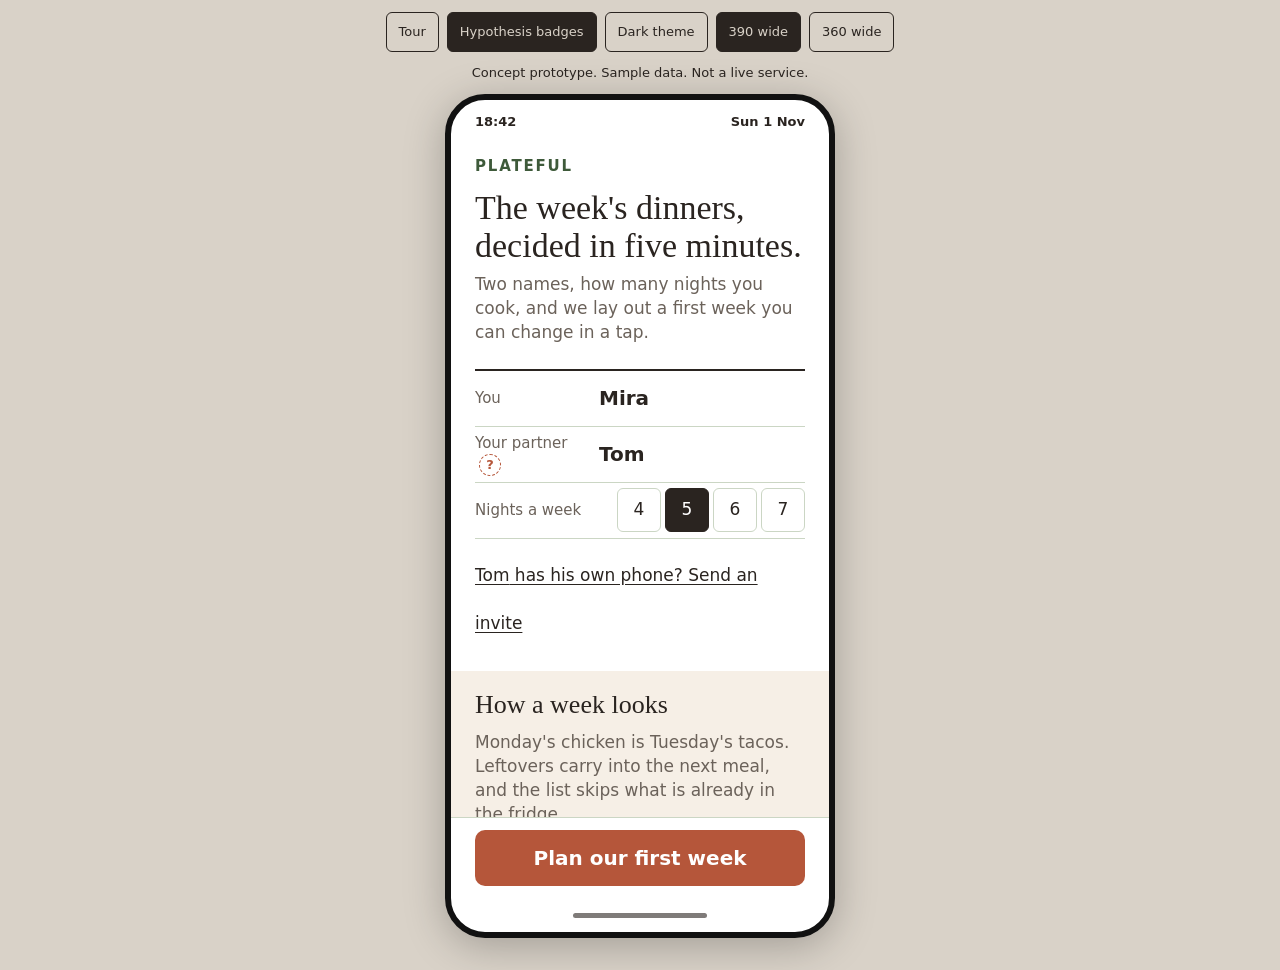
<file: examples/plateful/prototype/index.html>
<!doctype html>
<html lang="en">
<head>
<meta charset="utf-8">
<meta name="viewport" content="width=device-width, initial-scale=1">
<title>Plateful prototype</title>
<link rel="stylesheet" href="tokens.css">
<style>
/* Component CSS. Direction 02 Market ledger; every value is a token from tokens.css. */
*{box-sizing:border-box;margin:0}
html,body{height:100%}
body{font-family:var(--font-body);font-size:var(--text-m);line-height:var(--leading);color:var(--chrome-text);background:var(--chrome-bg);font-variant-numeric:tabular-nums}
:focus-visible{outline:3px solid var(--color-focus);outline-offset:2px}
button,input{font:inherit}

/* mockup chrome: do not port */
.chrome-top{display:flex;flex-wrap:wrap;gap:var(--space-2);align-items:center;justify-content:center;padding:var(--space-3);font-size:var(--text-xs)}
.chrome-top button{min-height:40px;padding:0 var(--space-3);border:1px solid var(--chrome-text);background:transparent;color:inherit;border-radius:var(--radius-s);cursor:pointer}
.chrome-top button[aria-pressed="true"]{background:var(--chrome-text);color:var(--chrome-bg)}
.concept-banner{text-align:center;font-size:var(--text-xs);color:var(--chrome-text);padding:0 var(--space-3) var(--space-3)}
.stage{display:flex;justify-content:center;align-items:flex-start;gap:var(--space-5);padding:0 var(--space-3) var(--space-6);flex-wrap:wrap}
.frame{position:relative;width:var(--frame-w);height:var(--frame-h);background:var(--color-bg);border-radius:40px;box-shadow:var(--shadow-panel);overflow:hidden;border:6px solid var(--chrome-frame);display:flex;flex-direction:column;color:var(--color-text)}
.status-bar{height:var(--status-h);flex:none;display:flex;justify-content:space-between;align-items:center;padding:0 var(--space-5);font-size:var(--text-xs);font-weight:600}
.home-indicator{height:var(--home-h);flex:none;display:flex;align-items:center;justify-content:center}
.home-indicator::after{content:"";width:134px;height:5px;border-radius:3px;background:var(--color-text);opacity:.6}
.tour-panel{width:300px;background:var(--chrome-surface);border:1px solid var(--chrome-rule);border-radius:var(--radius-l);padding:var(--space-4);font-size:var(--text-s)}
.tour-panel h2{font-size:var(--text-m);font-weight:600;display:flex;justify-content:space-between;align-items:center}
.tour-panel h2 button{min-width:44px;min-height:44px;border:0;background:transparent;color:inherit;cursor:pointer;font-size:var(--text-l)}
.tour-item{display:block;width:100%;text-align:left;min-height:44px;padding:var(--space-2) var(--space-3);margin-top:var(--space-2);border:1px solid var(--chrome-rule);background:var(--chrome-bg);color:inherit;border-radius:var(--radius-s);cursor:pointer}
.tour-step{margin-top:var(--space-4);padding-top:var(--space-3);border-top:1px solid var(--chrome-rule)}
.tour-step .flow{font-weight:600}
.tour-step .count{color:var(--chrome-text);opacity:.7;margin-left:var(--space-2)}
.tour-step p{margin-top:var(--space-2)}
.tour-step .buttons{display:flex;gap:var(--space-2);margin-top:var(--space-3)}
.tour-step .buttons button{flex:1;min-height:44px;border:1px solid var(--chrome-text);background:transparent;color:inherit;border-radius:var(--radius-s);cursor:pointer}
.tour-step .buttons button:disabled{opacity:.4;cursor:default}
.tour-target{outline:3px solid var(--color-action);outline-offset:3px;border-radius:var(--radius-s)}
/* end mockup chrome */

/* product */
#screen{flex:1;overflow-y:auto;overflow-x:hidden;scrollbar-width:none}
#screen::-webkit-scrollbar{display:none}
.screen{display:none;min-height:100%;padding:var(--space-3) var(--space-5) var(--space-5)}
.screen.is-active{display:block}
.screen.has-dock{padding-bottom:calc(var(--dock) + var(--space-5))}
.hyp{display:inline-flex;align-items:center;justify-content:center;width:22px;height:22px;margin-left:var(--space-1);border-radius:50%;border:1.5px dashed var(--color-action-ink);color:var(--color-action-ink);font-size:var(--text-xs);font-weight:700;vertical-align:middle;cursor:help}
body[data-hyp="off"] .hyp{display:none}
.wordmark{font-size:var(--text-s);font-weight:700;letter-spacing:.12em;text-transform:uppercase;color:var(--color-sage-text)}
h1{font-family:var(--font-display);font-size:var(--text-2xl);line-height:1.12;font-weight:500;margin-top:var(--space-3)}
h2{font-family:var(--font-display);font-size:var(--text-xl);font-weight:500}
.lede,.sub{color:var(--color-text-2);margin-top:var(--space-2)}
.top-bar{display:flex;align-items:center;min-height:var(--tap);margin-left:calc(-1 * var(--space-2))}
.back{display:inline-flex;align-items:center;gap:var(--space-1);min-height:var(--tap);padding:0 var(--space-2);color:var(--color-text);text-decoration:none;font-size:var(--text-s)}
.icon{width:20px;height:20px;flex:none;fill:none;stroke:currentColor;stroke-width:2;stroke-linecap:round;stroke-linejoin:round}
.ledger{margin-top:var(--space-5);border-top:2px solid var(--color-rule-strong)}
.ledger-row{display:flex;align-items:center;min-height:var(--row);border-bottom:1px solid var(--color-rule);gap:var(--space-3)}
.ledger-row label,.ledger-row .label{width:112px;flex:none;font-size:var(--text-s);color:var(--color-text-2)}
.ledger-row input{flex:1;min-width:0;min-height:var(--tap);font-size:var(--text-l);font-weight:600;border:0;background:transparent;color:var(--color-text);padding:0}
.nights{display:flex;gap:var(--space-1);flex:1;justify-content:flex-end}
.nights button{width:44px;height:44px;font-size:var(--text-m);border:1px solid var(--color-rule);border-radius:var(--radius-s);background:var(--color-surface);color:var(--color-text);cursor:pointer}
.nights button[aria-pressed="true"]{background:var(--color-text);color:var(--color-bg);border-color:var(--color-text)}
.docked-action{position:absolute;left:0;right:0;bottom:var(--home-h);padding:var(--space-3) var(--space-5);background:var(--color-bg);box-shadow:var(--shadow-dock);z-index:2}
body[data-nav="on"] .docked-action{bottom:calc(var(--home-h) + var(--nav-h))}
.hero-action{display:flex;align-items:center;justify-content:center;width:100%;min-height:56px;font-size:var(--text-l);font-weight:600;background:var(--color-action);color:var(--color-action-text);border:0;border-radius:var(--radius-m);cursor:pointer;text-decoration:none;transition:background var(--motion)}
.hero-action:hover{background:var(--color-action-hover)}
.secondary-link{display:inline-block;margin-top:var(--space-3);min-height:var(--tap);line-height:var(--tap);color:var(--color-text);text-decoration:underline;text-underline-offset:3px}
.secondary-button{display:inline-flex;align-items:center;min-height:var(--tap);padding:0 var(--space-4);margin-top:var(--space-3);border:1px solid var(--color-rule-strong);border-radius:var(--radius-m);background:transparent;color:var(--color-text);text-decoration:none;cursor:pointer}
.footer-note{margin-top:var(--space-6);font-size:var(--text-s);color:var(--color-text-2)}
.footer-note a{color:var(--color-text);min-height:var(--tap);min-width:var(--tap);display:inline-block;line-height:var(--tap);padding:0 var(--space-2);margin:0 calc(-1 * var(--space-2))}
.band{background:var(--color-surface-2);margin:var(--space-5) calc(-1 * var(--space-5)) 0;padding:var(--space-4) var(--space-5)}
.rows{margin-top:var(--space-2);border-top:2px solid var(--color-rule-strong);list-style:none;padding:0}
.row{display:flex;align-items:center;gap:var(--space-3);width:100%;min-height:var(--row);padding:var(--space-2) 0;border:0;border-bottom:1px solid var(--color-rule);background:transparent;color:var(--color-text);text-align:left;text-decoration:none;cursor:pointer}
li.row{cursor:default}
.row .day{width:36px;flex:none;font-size:var(--text-xs);font-weight:700;color:var(--color-text-2)}
.row .meal{flex:1;min-width:0}
.row .meal small{display:block;color:var(--color-text-2);font-size:var(--text-xs);margin-top:2px}
.row .min{flex:none;font-size:var(--text-s);color:var(--color-text-2);text-align:right}
.row.empty .meal,.row.out .meal{color:var(--color-text-2)}
.row.empty .min{color:var(--color-action-ink);font-weight:600}
.plate{flex:none}
.leftover-tag{display:inline-block;font-size:var(--text-xs);color:var(--color-sage-text);background:var(--color-sage-bg);padding:2px var(--space-2);border-radius:var(--radius-s)}
.search{display:block;width:100%;min-height:var(--tap);margin-top:var(--space-4);padding:0 var(--space-3);border:1px solid var(--color-rule);border-radius:var(--radius-m);background:var(--color-surface);color:var(--color-text);font-size:var(--text-m)}
.visually-hidden{position:absolute;width:1px;height:1px;overflow:hidden;clip:rect(0 0 0 0);white-space:nowrap}
.meal-head{display:flex;gap:var(--space-4);align-items:center;margin-top:var(--space-3)}
.meal-head .meal-plate{flex:none}
.meal-head h1{margin-top:0;font-size:var(--text-xl)}
.leftovers{margin-top:var(--space-5);padding:var(--space-4);background:var(--color-sage-bg);color:var(--color-sage-text);border-radius:var(--radius-m)}
.leftovers h2{font-size:var(--text-m);font-family:var(--font-body);font-weight:700;color:inherit}
.leftovers a{color:inherit;font-weight:600}
.lo-link{display:inline-flex;align-items:center;min-height:var(--tap);text-decoration:underline;text-underline-offset:3px}
.lo-line{margin-top:var(--space-2)}
.check{display:flex;align-items:center;gap:var(--space-2);min-height:var(--tap);margin-top:var(--space-2);cursor:pointer}
.check input,.list-row input{width:24px;height:24px;flex:none;accent-color:var(--color-sage-text);margin:0}
.ingredients{margin-top:var(--space-5)}
.ingredients h2{font-size:var(--text-m);font-family:var(--font-body);font-weight:700;margin-top:var(--space-4)}
.ingredients ul{list-style:none;padding:0;margin-top:var(--space-1)}
.ingredients li{display:flex;align-items:center;gap:var(--space-2);min-height:40px;border-bottom:1px solid var(--color-rule)}
.ingredients li .icon{color:var(--color-sage-text)}
.ing-list li .icon{color:var(--color-action-ink)}
.muted{color:var(--color-text-2)}
.ing-cupboard{color:var(--color-text-2);font-size:var(--text-s);margin-top:var(--space-2)}
.actions{display:flex;flex-direction:column;gap:var(--space-2);margin-top:var(--space-5)}
.list-row{cursor:pointer}
.list-row.done .meal{text-decoration:line-through;color:var(--color-text-2)}
.shared{display:flex;align-items:center;gap:var(--space-2);margin-top:var(--space-2);color:var(--color-text-2);font-size:var(--text-s)}
.initials{display:inline-flex;width:28px;height:28px;border-radius:50%;background:var(--color-sage-bg);color:var(--color-sage-text);font-size:var(--text-xs);font-weight:700;align-items:center;justify-content:center}
.skipped{margin-top:var(--space-5)}
.skipped ul{list-style:none;padding:0;margin-top:var(--space-2)}
.skipped li{display:flex;align-items:center;gap:var(--space-2);min-height:40px;color:var(--color-text-2);text-decoration:line-through;border-bottom:1px solid var(--color-rule)}
.skipped li .icon{color:var(--color-sage-text)}
.section-title{display:flex;align-items:baseline;justify-content:space-between;margin-top:var(--space-5)}
.section-title h2{font-size:var(--text-l)}
.section-title a{color:var(--color-text);font-size:var(--text-s);min-height:var(--tap);line-height:var(--tap)}
.steps{list-style:none;padding:0;margin-top:var(--space-4)}
.steps li{display:flex;gap:var(--space-3);padding:var(--space-3) 0;border-bottom:1px solid var(--color-rule);font-size:var(--text-l)}
.step-n{flex:none;width:32px;height:32px;border-radius:50%;background:var(--color-surface-2);display:inline-flex;align-items:center;justify-content:center;font-size:var(--text-s);font-weight:700;color:var(--color-text-2)}
.field{margin-top:var(--space-4)}
.field label{display:block;font-size:var(--text-xs);text-transform:uppercase;letter-spacing:.08em;color:var(--color-text-2);margin-bottom:var(--space-1)}
.field input{width:100%;min-height:var(--tap);padding:0 var(--space-3);border:1px solid var(--color-rule);border-radius:var(--radius-m);background:var(--color-surface);color:var(--color-text);font-size:var(--text-l)}
.placeholder{display:flex;flex-direction:column}
.placeholder-label{flex:1;display:flex;align-items:center;justify-content:center;text-align:center;color:var(--color-text-2);padding:var(--space-6) 0}
.bottom-nav{display:none;position:absolute;left:0;right:0;bottom:var(--home-h);height:var(--nav-h);background:var(--color-bg);border-top:1px solid var(--color-rule);z-index:3}
body[data-nav="on"] .bottom-nav{display:flex}
.bottom-nav a{flex:1;display:flex;flex-direction:column;align-items:center;justify-content:center;gap:2px;min-height:var(--nav-h);color:var(--color-text-2);text-decoration:none;font-size:var(--text-xs)}
.bottom-nav a[aria-current="page"]{color:var(--color-text);font-weight:700}
.bottom-nav .icon{width:24px;height:24px}
body[data-nav="on"] .screen{padding-bottom:calc(var(--nav-h) + var(--space-5))}
body[data-nav="on"] .screen.has-dock{padding-bottom:calc(var(--nav-h) + var(--dock) + var(--space-5))}
</style>
</head>
<body data-nav="off" data-hyp="on">
<!-- mockup chrome: do not port -->
<div class="chrome-top">
  <button type="button" id="t-tour" aria-expanded="false" aria-controls="tour">Tour</button>
  <button type="button" id="t-hyp" aria-pressed="true">Hypothesis badges</button>
  <button type="button" id="t-theme" aria-pressed="false">Dark theme</button>
  <button type="button" data-width="390" aria-pressed="true">390 wide</button>
  <button type="button" data-width="360">360 wide</button>
</div>
<p class="concept-banner">Concept prototype. Sample data. Not a live service.</p>
<div class="stage">
<div class="frame">
<div class="status-bar"><span>18:42</span><span>Sun 1 Nov</span></div>
<!-- end mockup chrome -->
<svg width="0" height="0" style="position:absolute" aria-hidden="true">
  <symbol id="plate" viewBox="0 0 40 40"><circle cx="20" cy="20" r="19" fill="var(--color-plate-rim)"/><circle cx="20" cy="20" r="14" fill="var(--food)"/><path d="M22 12c4-4 10-3 11 1-4 2-8 3-11-1z" fill="var(--green)"/></symbol>
  <symbol id="i-check" viewBox="0 0 24 24"><path d="M5 12l5 5L19 7"/></symbol>
  <symbol id="i-basket" viewBox="0 0 24 24"><path d="M3 10h18l-2 10H5zM8 10l4-6 4 6"/></symbol>
  <symbol id="i-chevron" viewBox="0 0 24 24"><path d="M15 5l-7 7 7 7"/></symbol>
  <symbol id="i-week" viewBox="0 0 24 24"><rect x="3" y="5" width="18" height="16" rx="2"/><path d="M3 10h18M8 3v4M16 3v4"/></symbol>
  <symbol id="i-list" viewBox="0 0 24 24"><path d="M9 6h11M9 12h11M9 18h11M4 6h.5M4 12h.5M4 18h.5"/></symbol>
  <symbol id="i-fridge" viewBox="0 0 24 24"><rect x="5" y="3" width="14" height="18" rx="2"/><path d="M5 10h14M9 6v2M9 13v3"/></symbol>
  <symbol id="i-gear" viewBox="0 0 24 24"><circle cx="12" cy="12" r="3"/><path d="M12 2v3M12 19v3M2 12h3M19 12h3M4.9 4.9l2.1 2.1M17 17l2.1 2.1M4.9 19.1L7 17M17 7l2.1-2.1"/></symbol>
</svg>
<div id="screen">
<main id="app">

  <section class="screen has-dock" data-route="/start" data-tier="core" data-title="Pair up">
    <div class="wordmark">Plateful</div>
    <h1>The week's dinners, decided in five minutes.</h1>
    <p class="lede">Two names, how many nights you cook, and we lay out a first week you can change in a tap.</p>
    <form class="ledger" id="pair-form">
      <div class="ledger-row"><label for="you">You</label><input id="you" value="Mira" autocomplete="off"></div>
      <div class="ledger-row"><label for="partner">Your partner <span class="hyp" data-hyp-id="H-01" title="Pairs will set up on one phone together rather than each installing first (hypothesis)">?</span></label><input id="partner" value="Tom" autocomplete="off"></div>
      <div class="ledger-row"><span class="label" id="nights-label">Nights a week</span>
        <div class="nights" role="group" aria-labelledby="nights-label"><button type="button">4</button><button type="button" aria-pressed="true">5</button><button type="button">6</button><button type="button">7</button></div>
      </div>
      <div class="docked-action"><button type="submit" class="hero-action">Plan our first week</button></div>
    </form>
    <a class="secondary-link" href="#/invite"><span class="partner-name">Tom</span> has his own phone? Send an invite</a>
    <section class="band">
      <h2>How a week looks</h2>
      <p class="sub">Monday's chicken is Tuesday's tacos. Leftovers carry into the next meal, and the list skips what is already in the fridge.</p>
    </section>
    <p class="footer-note">Free while we learn. <a href="#/plus">Plus comes later.</a> · <a href="#/help">Help</a></p>
  </section>

  <section class="screen has-dock" data-route="/week" data-tier="core" data-title="This week">
    <div class="wordmark">Plateful</div>
    <h1>This week</h1>
    <p class="sub">Mon 2 to Sun 8 Nov · <span class="week-status">4 planned, Wednesday and Saturday to fill</span></p>
    <div class="rows week-rows">
      <a class="row week-row" href="#/meal/roast-chicken"><span class="day">Mon</span><span class="meal">Roast chicken, potatoes and kale<small><span class="leftover-tag">Half a chicken for Tuesday</span></small></span><span class="min">1 h 10</span></a>
      <a class="row week-row" href="#/meal/chicken-tacos"><span class="day">Tue</span><span class="meal">Chicken tacos with pickled onion<small><span class="leftover-tag">Monday's chicken</span></small></span><span class="min">25 min</span></a>
      <a class="row week-row empty" href="#/pick/wed"><span class="day">Wed</span><span class="meal">Pick a meal</span><span class="min">Choose</span></a>
      <a class="row week-row" href="#/meal/mushroom-risotto"><span class="day">Thu</span><span class="meal">Mushroom risotto</span><span class="min">40 min</span></a>
      <a class="row week-row out" href="#/pick/fri"><span class="day">Fri</span><span class="meal">Out</span><span class="min">Change</span></a>
      <a class="row week-row empty" href="#/pick/sat"><span class="day">Sat</span><span class="meal">Pick a meal</span><span class="min">Choose</span></a>
      <a class="row week-row" href="#/meal/lentil-soup"><span class="day">Sun</span><span class="meal">Red lentil soup with flatbread<small><span class="leftover-tag">Two bowls for Monday lunch</span></small></span><span class="min">35 min</span></a>
    </div>
    <p class="footer-note">Tap a night to see the meal, its leftovers and what it needs. <span class="hyp" data-hyp-id="H-02" title="Five minutes is enough when suggestions lead with leftovers and fridge contents (hypothesis)">?</span></p>
    <div class="docked-action"><a class="hero-action" id="week-action" href="#/pick/wed">Fill Wednesday</a></div>
  </section>

  <section class="screen" data-route="/pick/:night" data-tier="core" data-title="Pick a meal">
    <div class="top-bar"><a class="back" href="#/week"><svg class="icon" aria-hidden="true"><use href="#i-chevron"/></svg>This week</a></div>
    <h1 class="pick-title">Wednesday</h1>
    <p class="sub pick-date">4 Nov. Suggestions lead with what is in the fridge.</p>
    <label class="visually-hidden" for="pick-search">Search meals</label>
    <input class="search" id="pick-search" type="search" placeholder="Search meals" autocomplete="off">
    <div class="rows pick-rows"></div>
    <button type="button" class="secondary-button" id="pick-out" data-night="wed">Mark Wednesday as out</button>
  </section>

  <section class="screen" data-route="/meal/:id" data-tier="core" data-title="Meal">
    <div class="top-bar"><a class="back" href="#/week"><svg class="icon" aria-hidden="true"><use href="#i-chevron"/></svg>This week</a></div>
    <div class="meal-head"><div class="meal-plate"></div><div><h1 class="meal-title">Roast chicken, potatoes and kale</h1><p class="sub meal-meta">1 h 10 · serves two · Monday</p></div></div>
    <section class="leftovers">
      <h2>Leftovers <span class="hyp" data-hyp-id="H-04" title="Carrying leftovers into a named next meal beats a generic leftovers night (hypothesis)">?</span></h2>
      <div class="lo-body"></div>
    </section>
    <section class="ingredients">
      <h2>In the fridge</h2>
      <ul class="ing-fridge"></ul>
      <p class="ing-cupboard"></p>
      <h2 class="ing-list-title">On the list</h2>
      <ul class="ing-list"></ul>
    </section>
    <div class="actions">
      <a class="hero-action start-cooking" href="#/cook/roast-chicken">Start cooking</a>
      <a class="secondary-button" id="meal-swap" href="#/pick/mon">Swap Monday's meal</a>
    </div>
  </section>

  <section class="screen" data-route="/list" data-tier="core" data-title="Shopping list">
    <div class="wordmark">Plateful</div>
    <h1>Shopping list</h1>
    <p class="sub list-status">12 to buy, 6 skipped</p>
    <p class="shared"><span class="initials" aria-hidden="true">MT</span><span>Shared with <span class="partner-name">Tom</span>. Ticks show on both phones.</span></p>
    <div class="section-title"><h2>Shop 1 · Monday</h2></div>
    <div class="rows shop-1"></div>
    <div class="section-title"><h2>Shop 2 · Thursday</h2></div>
    <div class="rows shop-2"></div>
    <section class="skipped">
      <h2 class="skipped-count">Skipped, already in the fridge (6) <span class="hyp" data-hyp-id="H-03" title="Pairs keep the fridge current enough to trust the skipped section (hypothesis)">?</span></h2>
      <ul class="skipped-rows"></ul>
    </section>
  </section>

  <section class="screen" data-route="/fridge" data-tier="core" data-title="Fridge">
    <div class="wordmark">Plateful</div>
    <h1>Fridge</h1>
    <p class="sub">Soonest to go off first.</p>
    <div class="section-title"><h2>In the fridge</h2><a href="#/fridge/add">Add something</a></div>
    <ul class="rows fridge-rows"></ul>
    <section class="cook-now">
      <div class="section-title"><h2>Cook now <span class="hyp" data-hyp-id="H-05" title="Cook now from fridge contents gets used on unplanned nights (hypothesis)">?</span></h2></div>
      <p class="sub">What is makeable tonight from what is in.</p>
      <div class="rows cook-rows"></div>
    </section>
  </section>

  <section class="screen" data-route="/cook/:id" data-tier="supporting" data-title="Cook">
    <div class="top-bar"><a class="back cook-back" href="#/meal/roast-chicken"><svg class="icon" aria-hidden="true"><use href="#i-chevron"/></svg>Back to the meal</a></div>
    <h1 class="cook-title">Roast chicken, potatoes and kale</h1>
    <p class="sub cook-meta">1 h 10 · serves two</p>
    <ol class="steps"></ol>
    <div class="actions"><a class="secondary-button cook-back" href="#/meal/roast-chicken">Back to the meal</a></div>
  </section>

  <section class="screen" data-route="/fridge/add" data-tier="supporting" data-title="Add to the fridge">
    <div class="top-bar"><a class="back" href="#/fridge"><svg class="icon" aria-hidden="true"><use href="#i-chevron"/></svg>Fridge</a></div>
    <h1>Add to the fridge</h1>
    <p class="sub">What came home from the shop, or what is left after cooking.</p>
    <form onsubmit="return false">
      <div class="field"><label for="add-name">What is it</label><input id="add-name" value="Half a jar of pesto" autocomplete="off"></div>
      <div class="field"><span class="label" id="add-days-label">Days until it goes off</span>
        <div class="nights" role="group" aria-labelledby="add-days-label" style="justify-content:flex-start"><button type="button">2</button><button type="button" aria-pressed="true">5</button><button type="button">10</button><button type="button">30</button></div>
      </div>
      <div class="actions"><button type="button" class="hero-action" data-go="/fridge">Add it</button></div>
    </form>
  </section>

  <section class="screen placeholder" data-route="/invite" data-tier="placeholder" data-title="Invite partner">
    <div class="top-bar"><a class="back" href="#/start"><svg class="icon" aria-hidden="true"><use href="#i-chevron"/></svg>Back</a></div>
    <h1>Invite partner</h1>
    <p class="placeholder-label">Invite partner. Out of prototype scope.</p>
  </section>

  <section class="screen placeholder" data-route="/settings" data-tier="placeholder" data-title="Settings">
    <div class="wordmark">Plateful</div>
    <h1>Settings</h1>
    <p class="placeholder-label">Settings. Out of prototype scope.</p>
    <a class="secondary-button" href="#/week">Back to this week</a>
  </section>

  <section class="screen placeholder" data-route="/plus" data-tier="placeholder" data-title="Plateful Plus">
    <div class="top-bar"><a class="back" href="#/start"><svg class="icon" aria-hidden="true"><use href="#i-chevron"/></svg>Back</a></div>
    <h1>Plateful Plus</h1>
    <p class="placeholder-label">Plateful Plus. Out of prototype scope.</p>
  </section>

  <section class="screen placeholder" data-route="/help" data-tier="placeholder" data-title="Help">
    <div class="top-bar"><a class="back" href="#/start"><svg class="icon" aria-hidden="true"><use href="#i-chevron"/></svg>Back</a></div>
    <h1>Help</h1>
    <p class="placeholder-label">Help. Out of prototype scope.</p>
  </section>

</main>
</div>
<nav class="bottom-nav" aria-label="Main">
  <a href="#/week"><svg class="icon" aria-hidden="true"><use href="#i-week"/></svg>Week</a>
  <a href="#/list"><svg class="icon" aria-hidden="true"><use href="#i-list"/></svg>List</a>
  <a href="#/fridge"><svg class="icon" aria-hidden="true"><use href="#i-fridge"/></svg>Fridge</a>
  <a href="#/settings"><svg class="icon" aria-hidden="true"><use href="#i-gear"/></svg>Settings</a>
</nav>
<!-- mockup chrome: do not port -->
<div class="home-indicator"></div>
</div>
<aside class="tour-panel" id="tour" hidden>
  <h2>Tour <button type="button" id="tour-close" aria-label="Close the tour">&times;</button></h2>
  <div id="tour-list"></div>
  <div class="tour-step" id="tour-step" hidden>
    <span class="flow" id="tour-flow"></span><span class="count" id="tour-count"></span>
    <p id="tour-hint"></p>
    <div class="buttons"><button type="button" id="tour-back">Back</button><button type="button" id="tour-next">Next</button></div>
  </div>
</aside>
</div>
<!-- end mockup chrome -->
<script src="flows.js"></script>
<script src="app.js"></script>
</body>
</html>
</file>
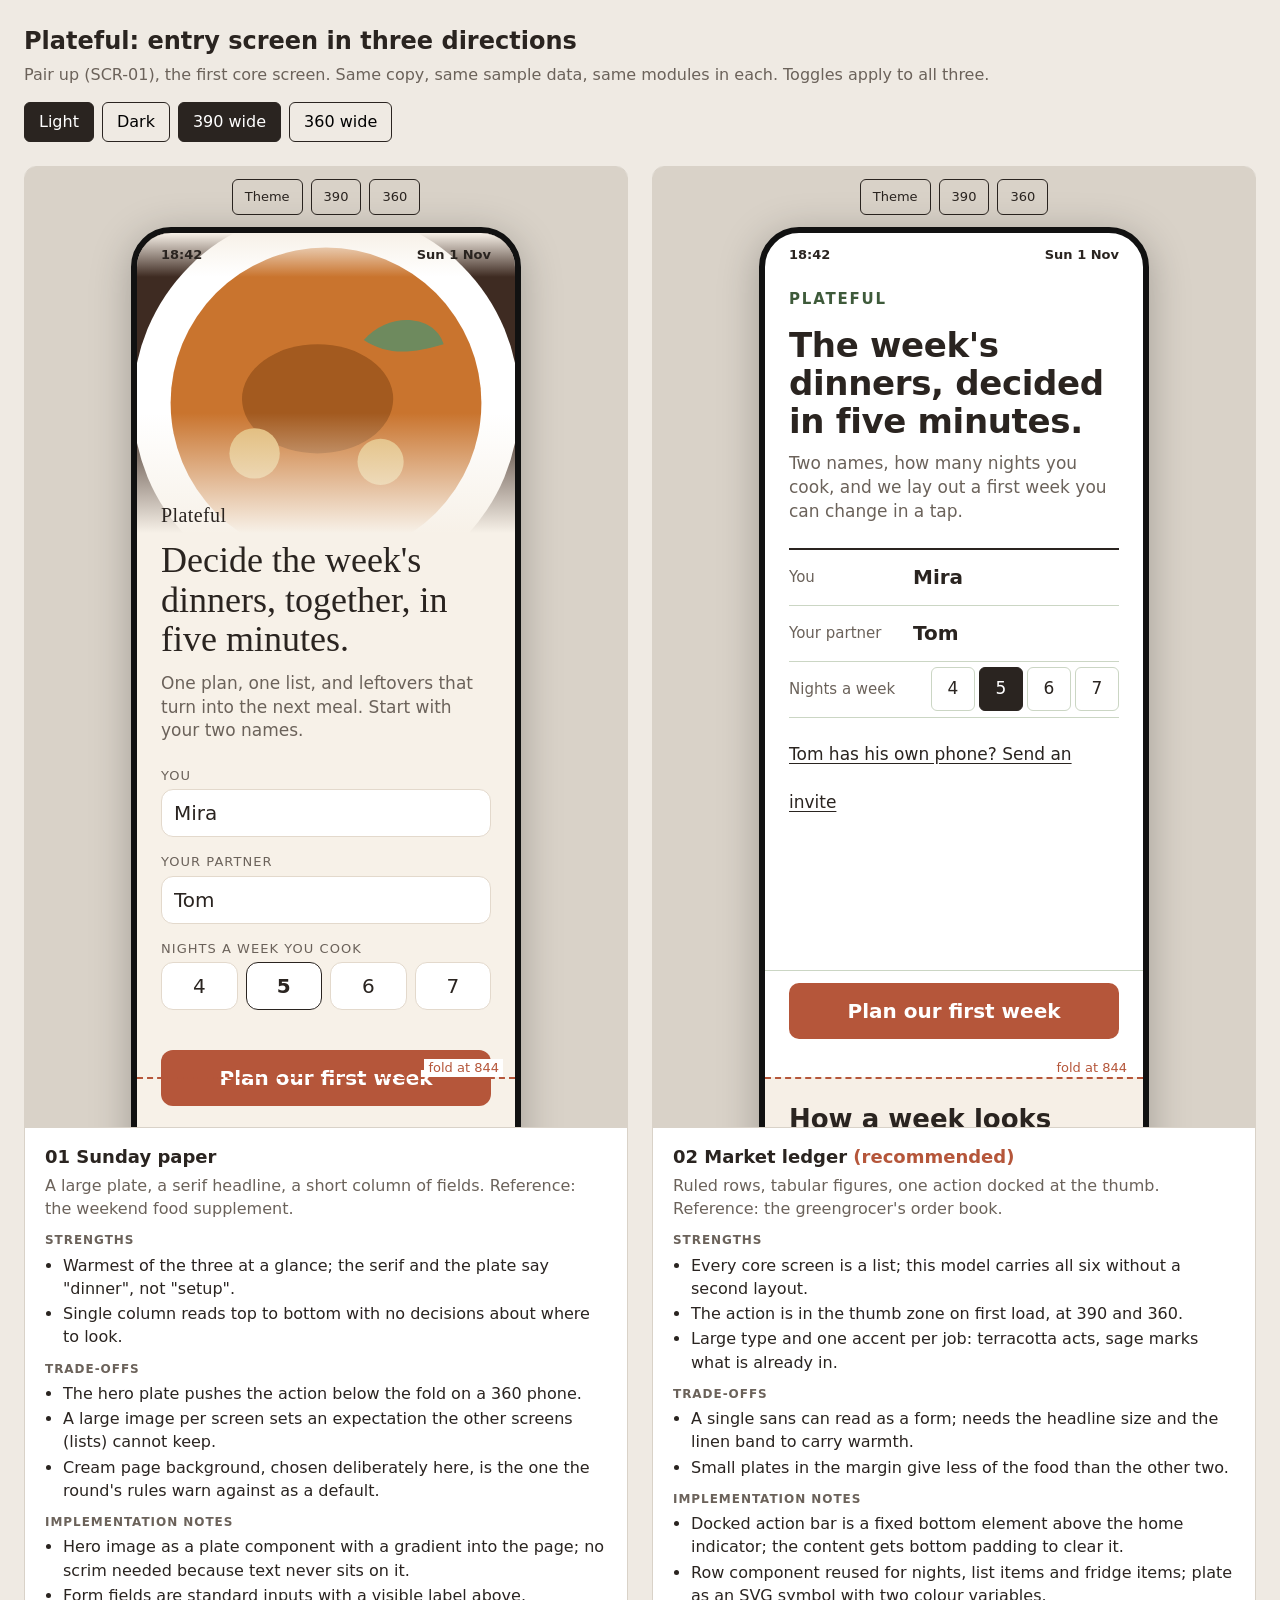
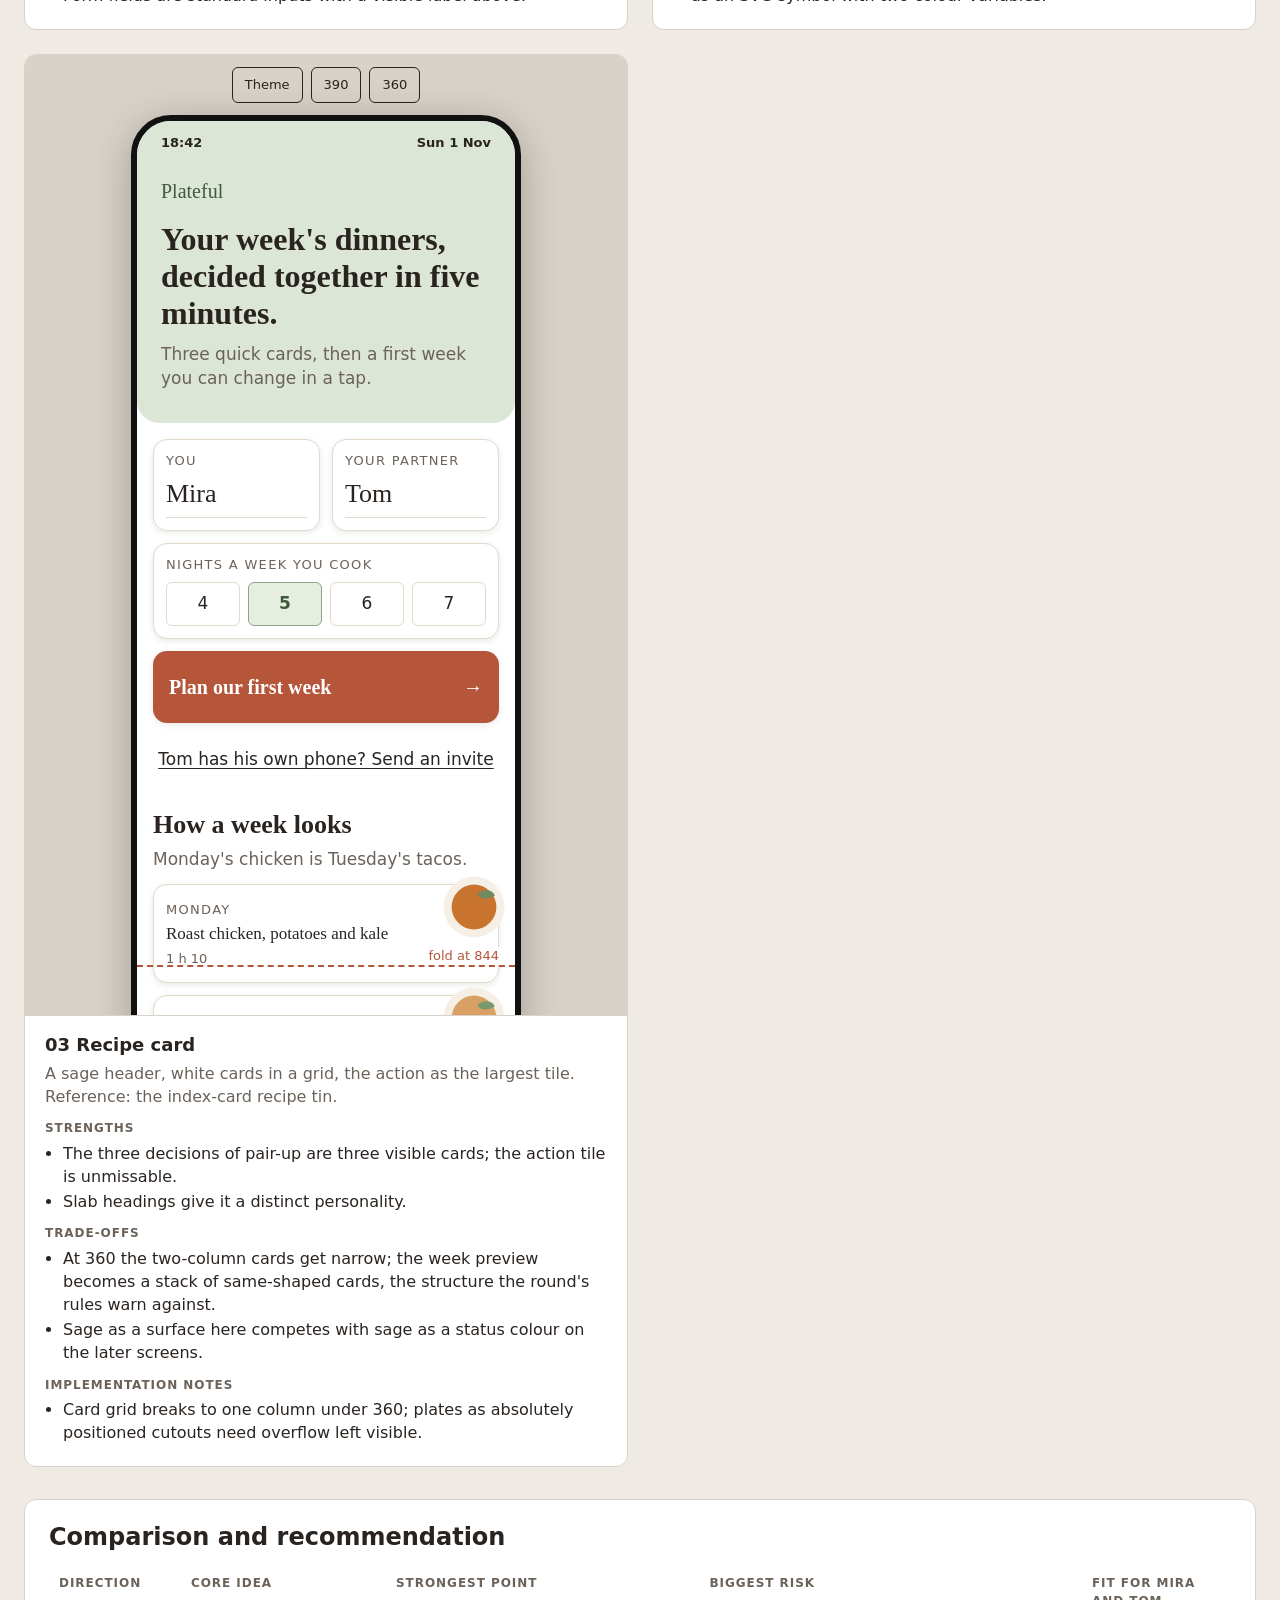
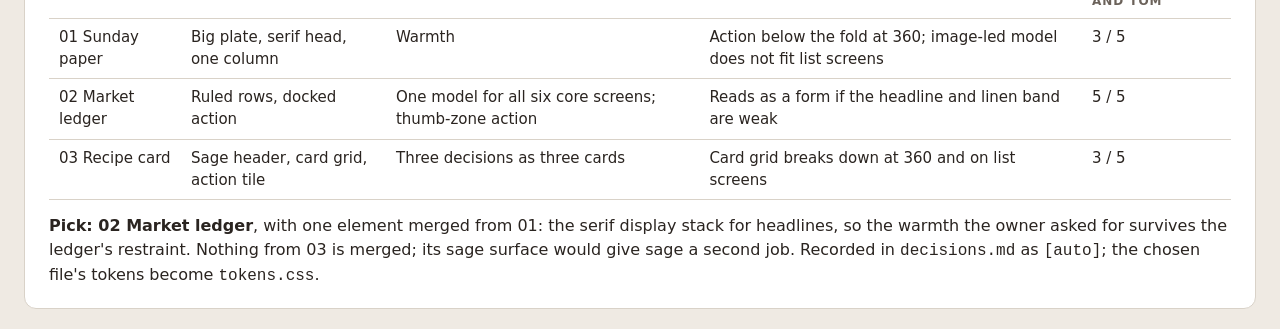
<file: examples/plateful/prototype/directions/index.html>
<!doctype html>
<html lang="en">
<head>
<meta charset="utf-8">
<meta name="viewport" content="width=device-width, initial-scale=1">
<title>Plateful direction round</title>
<style>
:root{--bg:#EFEAE3;--text:#2A2420;--text-2:#6B625A;--card:#FFFFFF;--rule:#D9D2C8;--accent:#B5563A;--sage:#3E5A3A}
*{box-sizing:border-box;margin:0}
body{font:16px/1.45 "Avenir Next","Segoe UI",system-ui,sans-serif;color:var(--text);background:var(--bg);padding:24px}
h1{font-size:24px;font-weight:600}
.sub{color:var(--text-2);margin-top:4px}
.toolbar{display:flex;gap:8px;margin:16px 0 24px;flex-wrap:wrap}
.toolbar button{font:inherit;min-height:40px;padding:0 14px;border:1px solid var(--text);background:transparent;border-radius:6px;cursor:pointer}
.toolbar button[aria-pressed="true"]{background:var(--text);color:var(--card)}
.gallery{display:grid;grid-template-columns:repeat(auto-fit,minmax(420px,1fr));gap:24px;align-items:start}
.dir{background:var(--card);border:1px solid var(--rule);border-radius:12px;overflow:hidden}
.dir iframe{width:100%;height:960px;border:0;display:block;background:#D9D2C8}
.dir .notes{padding:16px 20px 20px;border-top:1px solid var(--rule)}
.dir h2{font-size:18px;font-weight:600}
.dir .idea{color:var(--text-2);margin:4px 0 12px}
.dir h3{font-size:12px;text-transform:uppercase;letter-spacing:.08em;color:var(--text-2);margin-top:12px}
.dir ul{padding-left:18px;margin-top:4px}
.dir li{margin:2px 0}
.rec{margin-top:32px;background:var(--card);border:1px solid var(--rule);border-radius:12px;padding:20px 24px}
table{border-collapse:collapse;width:100%;margin-top:12px;font-size:15px}
th,td{text-align:left;padding:8px 10px;border-bottom:1px solid var(--rule);vertical-align:top}
th{font-size:12px;text-transform:uppercase;letter-spacing:.08em;color:var(--text-2)}
.pick{color:var(--accent);font-weight:600}
</style>
</head>
<body>
<h1>Plateful: entry screen in three directions</h1>
<p class="sub">Pair up (SCR-01), the first core screen. Same copy, same sample data, same modules in each. Toggles apply to all three.</p>
<div class="toolbar">
  <button type="button" data-theme="light" aria-pressed="true">Light</button>
  <button type="button" data-theme="dark">Dark</button>
  <button type="button" data-width="390" aria-pressed="true">390 wide</button>
  <button type="button" data-width="360">360 wide</button>
</div>
<div class="gallery">
  <div class="dir">
    <iframe src="01-sunday-paper.html" title="Direction 01 Sunday paper"></iframe>
    <div class="notes">
      <h2>01 Sunday paper</h2>
      <p class="idea">A large plate, a serif headline, a short column of fields. Reference: the weekend food supplement.</p>
      <h3>Strengths</h3><ul><li>Warmest of the three at a glance; the serif and the plate say "dinner", not "setup".</li><li>Single column reads top to bottom with no decisions about where to look.</li></ul>
      <h3>Trade-offs</h3><ul><li>The hero plate pushes the action below the fold on a 360 phone.</li><li>A large image per screen sets an expectation the other screens (lists) cannot keep.</li><li>Cream page background, chosen deliberately here, is the one the round's rules warn against as a default.</li></ul>
      <h3>Implementation notes</h3><ul><li>Hero image as a plate component with a gradient into the page; no scrim needed because text never sits on it.</li><li>Form fields are standard inputs with a visible label above.</li></ul>
    </div>
  </div>
  <div class="dir">
    <iframe src="02-market-ledger.html" title="Direction 02 Market ledger"></iframe>
    <div class="notes">
      <h2>02 Market ledger <span class="pick">(recommended)</span></h2>
      <p class="idea">Ruled rows, tabular figures, one action docked at the thumb. Reference: the greengrocer's order book.</p>
      <h3>Strengths</h3><ul><li>Every core screen is a list; this model carries all six without a second layout.</li><li>The action is in the thumb zone on first load, at 390 and 360.</li><li>Large type and one accent per job: terracotta acts, sage marks what is already in.</li></ul>
      <h3>Trade-offs</h3><ul><li>A single sans can read as a form; needs the headline size and the linen band to carry warmth.</li><li>Small plates in the margin give less of the food than the other two.</li></ul>
      <h3>Implementation notes</h3><ul><li>Docked action bar is a fixed bottom element above the home indicator; the content gets bottom padding to clear it.</li><li>Row component reused for nights, list items and fridge items; plate as an SVG symbol with two colour variables.</li></ul>
    </div>
  </div>
  <div class="dir">
    <iframe src="03-recipe-card.html" title="Direction 03 Recipe card"></iframe>
    <div class="notes">
      <h2>03 Recipe card</h2>
      <p class="idea">A sage header, white cards in a grid, the action as the largest tile. Reference: the index-card recipe tin.</p>
      <h3>Strengths</h3><ul><li>The three decisions of pair-up are three visible cards; the action tile is unmissable.</li><li>Slab headings give it a distinct personality.</li></ul>
      <h3>Trade-offs</h3><ul><li>At 360 the two-column cards get narrow; the week preview becomes a stack of same-shaped cards, the structure the round's rules warn against.</li><li>Sage as a surface here competes with sage as a status colour on the later screens.</li></ul>
      <h3>Implementation notes</h3><ul><li>Card grid breaks to one column under 360; plates as absolutely positioned cutouts need overflow left visible.</li></ul>
    </div>
  </div>
</div>
<div class="rec">
  <h2>Comparison and recommendation</h2>
  <table>
    <tr><th>Direction</th><th>Core idea</th><th>Strongest point</th><th>Biggest risk</th><th>Fit for Mira and Tom</th></tr>
    <tr><td>01 Sunday paper</td><td>Big plate, serif head, one column</td><td>Warmth</td><td>Action below the fold at 360; image-led model does not fit list screens</td><td>3 / 5</td></tr>
    <tr><td>02 Market ledger</td><td>Ruled rows, docked action</td><td>One model for all six core screens; thumb-zone action</td><td>Reads as a form if the headline and linen band are weak</td><td>5 / 5</td></tr>
    <tr><td>03 Recipe card</td><td>Sage header, card grid, action tile</td><td>Three decisions as three cards</td><td>Card grid breaks down at 360 and on list screens</td><td>3 / 5</td></tr>
  </table>
  <p style="margin-top:14px"><strong>Pick: 02 Market ledger</strong>, with one element merged from 01: the serif display stack for headlines, so the warmth the owner asked for survives the ledger's restraint. Nothing from 03 is merged; its sage surface would give sage a second job. Recorded in <code>decisions.md</code> as <code>[auto]</code>; the chosen file's tokens become <code>tokens.css</code>.</p>
</div>
<script>
(function(){
  var frames=document.querySelectorAll('iframe');
  function send(msg){frames.forEach(function(f){f.contentWindow.postMessage(msg,'*')})}
  document.querySelectorAll('[data-theme]').forEach(function(b){b.onclick=function(){
    document.querySelectorAll('[data-theme]').forEach(function(x){x.setAttribute('aria-pressed',x===b)});send({theme:b.dataset.theme})}});
  document.querySelectorAll('[data-width]').forEach(function(b){b.onclick=function(){
    document.querySelectorAll('[data-width]').forEach(function(x){x.setAttribute('aria-pressed',x===b)});send({width:b.dataset.width})}});
})();
</script>
</body>
</html>
</file>
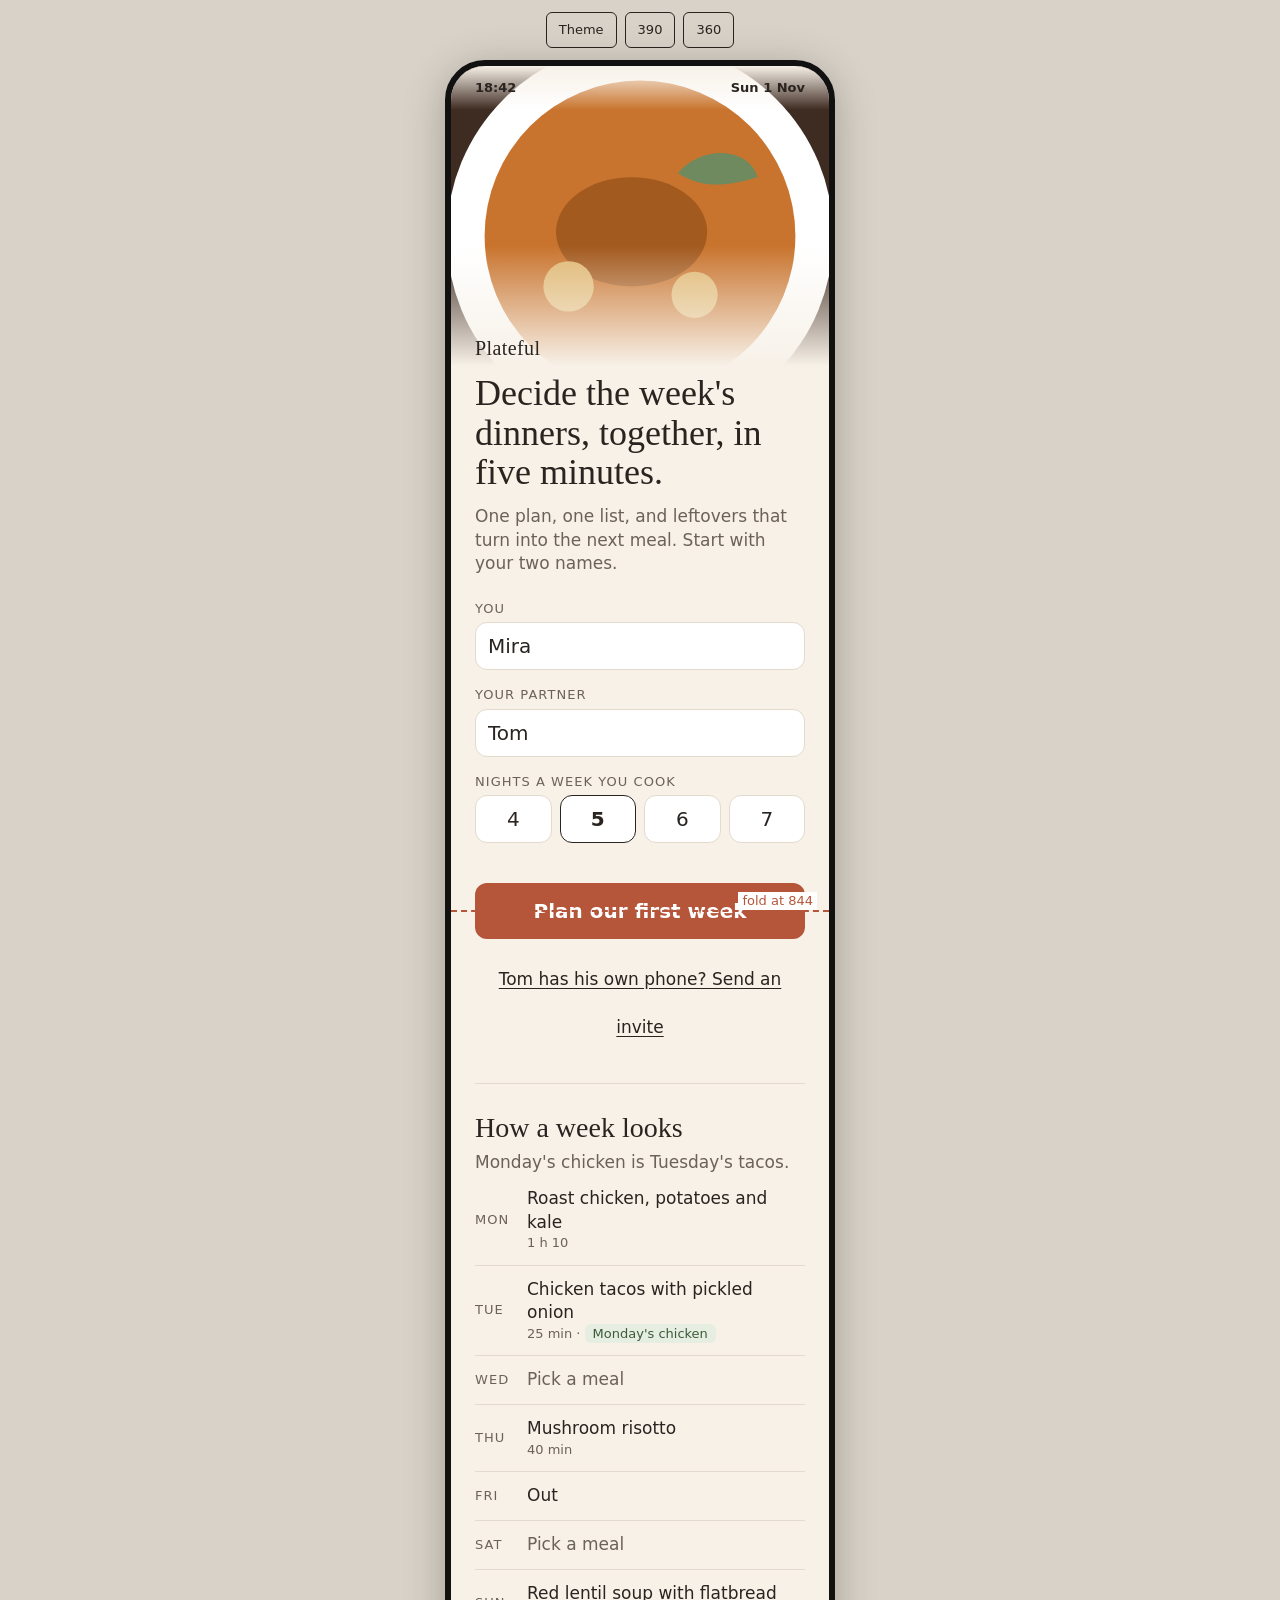
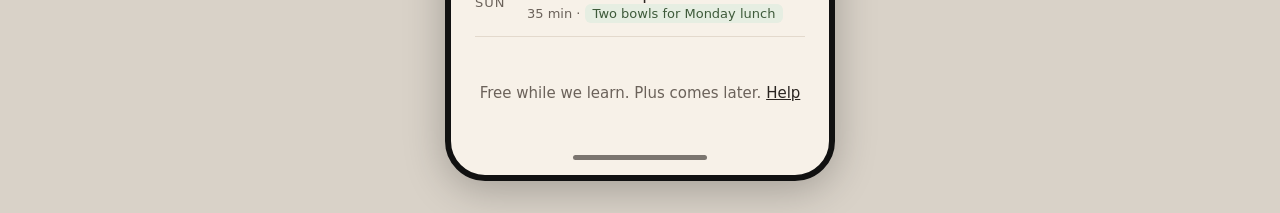
<file: examples/plateful/prototype/directions/01-sunday-paper.html>
<!doctype html>
<!--
Concept: 01 Sunday paper
Idea: the weekend food supplement. One large plate up top, a serif headline, then a short column of things to fill in.
Reference: the recipe page of a weekend newspaper supplement: generous photo, serif head, narrow measure, warm paper.
Why it suits Mira and Tom: Sunday evening, sofa, one phone; the screen should feel like a read, not a setup wizard.
Font pairing: display in a transitional serif stack (Iowan Old Style, Palatino, Georgia); body in a humanist sans stack (Avenir Next, Segoe UI, system-ui).
Palette light: paper #F7F1E8 (page, chosen deliberately for this direction), surface #FFFFFF, text #2A2420, text-2 #6B625A, rule #E3D9CC, action terracotta #B5563A on #FFFFFF, sage text #3E5A3A on sage bg #E6EEE2.
Palette dark: page #1E1A17, surface #27221E, text #F3EDE6, text-2 #B9AFA5, rule #3C3530, action #B5563A on #FFFFFF, sage text #B8CFB0 on #2F3A2C.
Imagery: one art-directed plate, cropped large and bleeding off the top edge, scrim-free because the headline sits on a solid plate below it.
Components: .status-bar, .hero-image, .wordmark, .headline, .lede, .pair-form, .field, .nights, .hero-action, .secondary-link, .week-preview, .preview-row, .leftover-tag, .footer-note, .home-indicator.
Biggest risk: the hero plate pushes the form and the action below the fold on a 360 phone; the action has to be reached by a scroll on the first visit.
-->
<html lang="en">
<head>
<meta charset="utf-8">
<meta name="viewport" content="width=device-width, initial-scale=1">
<title>Plateful direction 01: Sunday paper</title>
<style>
:root{
  --color-bg:#F7F1E8; --color-surface:#FFFFFF; --color-surface-2:#FBF7F1;
  --color-text:#2A2420; --color-text-2:#6B625A; --color-rule:#E3D9CC;
  --color-action:#B5563A; --color-action-hover:#9E4A31; --color-action-text:#FFFFFF;
  --color-sage-text:#3E5A3A; --color-sage-bg:#E6EEE2; --color-sage:#8FA585;
  --color-plate-rim:#FFFFFF; --color-focus:#2A2420;
  --font-display:"Iowan Old Style","Palatino Linotype",Palatino,Georgia,serif;
  --font-body:"Avenir Next","Segoe UI",system-ui,-apple-system,sans-serif;
  --text-xs:13px; --text-s:15px; --text-m:17px; --text-l:20px; --text-xl:28px; --text-2xl:36px;
  --leading:1.4; --space-1:4px; --space-2:8px; --space-3:12px; --space-4:16px; --space-5:24px; --space-6:32px;
  --radius-s:6px; --radius-m:12px; --radius-l:20px; --tap:48px; --shadow:0 1px 2px rgba(42,36,32,.08);
  --motion:160ms ease-out; --frame-w:390px; --frame-h:844px; --fold:844px;
  --chrome-bg:#D9D2C8; --chrome-text:#2A2420;
}
[data-theme="dark"]{
  --color-bg:#1E1A17; --color-surface:#27221E; --color-surface-2:#2F2925;
  --color-text:#F3EDE6; --color-text-2:#B9AFA5; --color-rule:#3C3530;
  --color-sage-text:#B8CFB0; --color-sage-bg:#2F3A2C; --color-plate-rim:#3A332E; --color-focus:#F3EDE6;
  --chrome-bg:#141210; --chrome-text:#F3EDE6;
}
*{box-sizing:border-box;margin:0}
body{font-family:var(--font-body);font-size:var(--text-m);line-height:var(--leading);color:var(--color-text);background:var(--chrome-bg)}
/* mockup chrome: do not port */
.toolbar{display:flex;gap:var(--space-2);padding:var(--space-3);justify-content:center;color:var(--chrome-text);font-size:var(--text-xs)}
.toolbar button{font:inherit;min-height:36px;padding:0 var(--space-3);border:1px solid currentColor;background:transparent;color:inherit;border-radius:var(--radius-s);cursor:pointer}
.stage{display:flex;justify-content:center;padding:0 var(--space-3) var(--space-6)}
.frame{position:relative;width:var(--frame-w);background:var(--color-bg);border-radius:40px;box-shadow:0 8px 40px rgba(0,0,0,.25);overflow:hidden;border:6px solid #111}
.fold{position:absolute;left:0;right:0;top:var(--fold);border-top:2px dashed var(--color-action);pointer-events:none;z-index:3}
.fold span{position:absolute;right:var(--space-3);top:-20px;font-size:var(--text-xs);color:var(--color-action);background:var(--color-surface);padding:0 var(--space-1)}
.status-bar{height:44px;display:flex;justify-content:space-between;align-items:center;padding:0 var(--space-5);font-size:var(--text-xs);font-weight:600;position:absolute;top:0;left:0;right:0;z-index:2;color:var(--color-text);background:linear-gradient(var(--color-bg),rgba(247,241,232,0))}
.home-indicator{height:34px;display:flex;align-items:center;justify-content:center}
.home-indicator::after{content:"";width:134px;height:5px;border-radius:3px;background:var(--color-text);opacity:.6}
/* end mockup chrome */
.hero-image{height:300px;background:#3E2B22;position:relative;overflow:hidden}
.hero-image svg{position:absolute;width:420px;height:420px;left:50%;top:-40px;transform:translateX(-50%)}
.hero-image::after{content:"";position:absolute;inset:auto 0 0 0;height:120px;background:linear-gradient(to bottom,rgba(62,43,34,0),var(--color-bg))}
.page{padding:0 var(--space-5) var(--space-5)}
.wordmark{font-family:var(--font-display);font-size:var(--text-l);letter-spacing:.02em;margin-top:calc(-1 * var(--space-6));position:relative;color:var(--color-text)}
.headline{font-family:var(--font-display);font-size:var(--text-2xl);line-height:1.1;margin-top:var(--space-3);font-weight:500}
.lede{color:var(--color-text-2);margin-top:var(--space-3);font-size:var(--text-m)}
.pair-form{margin-top:var(--space-5);display:grid;gap:var(--space-4)}
.field label{display:block;font-size:var(--text-xs);text-transform:uppercase;letter-spacing:.08em;color:var(--color-text-2);margin-bottom:var(--space-1)}
.field input{width:100%;min-height:var(--tap);font:inherit;font-size:var(--text-l);padding:0 var(--space-3);border:1px solid var(--color-rule);border-radius:var(--radius-m);background:var(--color-surface);color:var(--color-text)}
.nights{display:flex;gap:var(--space-2)}
.nights button{flex:1;min-height:var(--tap);font:inherit;font-size:var(--text-l);border:1px solid var(--color-rule);border-radius:var(--radius-m);background:var(--color-surface);color:var(--color-text);cursor:pointer}
.nights button[aria-pressed="true"]{border-color:var(--color-text);font-weight:600}
.hero-action{margin-top:var(--space-5);width:100%;min-height:56px;font:inherit;font-size:var(--text-l);font-weight:600;background:var(--color-action);color:var(--color-action-text);border:0;border-radius:var(--radius-m);cursor:pointer;transition:background var(--motion)}
.hero-action:hover{background:var(--color-action-hover)}
.secondary-link{display:block;text-align:center;margin-top:var(--space-4);min-height:var(--tap);line-height:var(--tap);color:var(--color-text);text-decoration:underline;text-underline-offset:3px}
.week-preview{margin-top:var(--space-6);border-top:1px solid var(--color-rule);padding-top:var(--space-5)}
.week-preview h2{font-family:var(--font-display);font-size:var(--text-xl);font-weight:500}
.week-preview p{color:var(--color-text-2);margin-top:var(--space-1)}
.preview-row{display:flex;align-items:center;gap:var(--space-3);padding:var(--space-3) 0;border-bottom:1px solid var(--color-rule);min-height:var(--tap)}
.preview-row .day{width:40px;font-size:var(--text-xs);text-transform:uppercase;letter-spacing:.08em;color:var(--color-text-2)}
.preview-row .meal{flex:1;font-size:var(--text-m)}
.preview-row .meal small{display:block;color:var(--color-text-2);font-size:var(--text-xs)}
.preview-row.empty .meal{color:var(--color-text-2);font-style:normal}
.leftover-tag{font-size:var(--text-xs);color:var(--color-sage-text);background:var(--color-sage-bg);padding:2px var(--space-2);border-radius:var(--radius-s);white-space:nowrap}
.footer-note{margin-top:var(--space-6);font-size:var(--text-s);color:var(--color-text-2);text-align:center}
.footer-note a{color:var(--color-text);min-height:var(--tap);display:inline-block;line-height:var(--tap)}
:focus-visible{outline:3px solid var(--color-focus);outline-offset:2px}
</style>
</head>
<body>
<!-- mockup chrome: do not port -->
<div class="toolbar">
  <button type="button" data-set-theme>Theme</button>
  <button type="button" data-set-width="390">390</button>
  <button type="button" data-set-width="360">360</button>
</div>
<div class="stage"><div class="frame">
<div class="status-bar"><span>18:42</span><span>Sun 1 Nov</span></div>
<div class="fold"><span>fold at 844</span></div>
<!-- end mockup chrome -->
<div class="hero-image" data-art="roast chicken on a cream stoneware plate, overhead, soft evening window light, dark wood table">
  <svg viewBox="0 0 200 200" aria-hidden="true"><circle cx="100" cy="100" r="92" fill="var(--color-plate-rim)"/><circle cx="100" cy="100" r="74" fill="#C9742E"/><ellipse cx="96" cy="98" rx="36" ry="26" fill="#A35A1F"/><circle cx="66" cy="124" r="12" fill="#E0B873"/><circle cx="126" cy="128" r="11" fill="#E0B873"/><path d="M118 70c12-14 34-12 38 2-14 4-26 6-38-2z" fill="#6E8A5E"/></svg>
</div>
<div class="page">
  <div class="wordmark">Plateful</div>
  <h1 class="headline">Decide the week's dinners, together, in five minutes.</h1>
  <p class="lede">One plan, one list, and leftovers that turn into the next meal. Start with your two names.</p>
  <form class="pair-form" onsubmit="return false">
    <div class="field"><label for="you">You</label><input id="you" value="Mira"></div>
    <div class="field"><label for="partner">Your partner</label><input id="partner" value="Tom"></div>
    <div class="field"><label>Nights a week you cook</label>
      <div class="nights" role="group" aria-label="Nights a week you cook"><button type="button">4</button><button type="button" aria-pressed="true">5</button><button type="button">6</button><button type="button">7</button></div>
    </div>
    <button type="submit" class="hero-action">Plan our first week</button>
  </form>
  <a class="secondary-link" href="#">Tom has his own phone? Send an invite</a>
  <section class="week-preview">
    <h2>How a week looks</h2>
    <p>Monday's chicken is Tuesday's tacos.</p>
    <div class="preview-row"><span class="day">Mon</span><span class="meal">Roast chicken, potatoes and kale<small>1 h 10</small></span></div>
    <div class="preview-row"><span class="day">Tue</span><span class="meal">Chicken tacos with pickled onion<small>25 min · <span class="leftover-tag">Monday's chicken</span></small></span></div>
    <div class="preview-row empty"><span class="day">Wed</span><span class="meal">Pick a meal</span></div>
    <div class="preview-row"><span class="day">Thu</span><span class="meal">Mushroom risotto<small>40 min</small></span></div>
    <div class="preview-row"><span class="day">Fri</span><span class="meal">Out</span></div>
    <div class="preview-row empty"><span class="day">Sat</span><span class="meal">Pick a meal</span></div>
    <div class="preview-row"><span class="day">Sun</span><span class="meal">Red lentil soup with flatbread<small>35 min · <span class="leftover-tag">Two bowls for Monday lunch</span></small></span></div>
  </section>
  <p class="footer-note">Free while we learn. Plus comes later. <a href="#">Help</a></p>
</div>
<!-- mockup chrome: do not port -->
<div class="home-indicator"></div>
</div></div>
<script>
(function(){
  var root=document.documentElement;
  function setTheme(t){root.dataset.theme=t}
  function setWidth(w){root.style.setProperty('--frame-w',w+'px')}
  document.querySelector('[data-set-theme]').onclick=function(){setTheme(root.dataset.theme==='dark'?'light':'dark')};
  document.querySelectorAll('[data-set-width]').forEach(function(b){b.onclick=function(){setWidth(b.dataset.setWidth)}});
  window.addEventListener('message',function(e){var d=e.data||{};if(d.theme)setTheme(d.theme);if(d.width)setWidth(d.width)});
})();
</script>
<!-- end mockup chrome -->
</body>
</html>
</file>
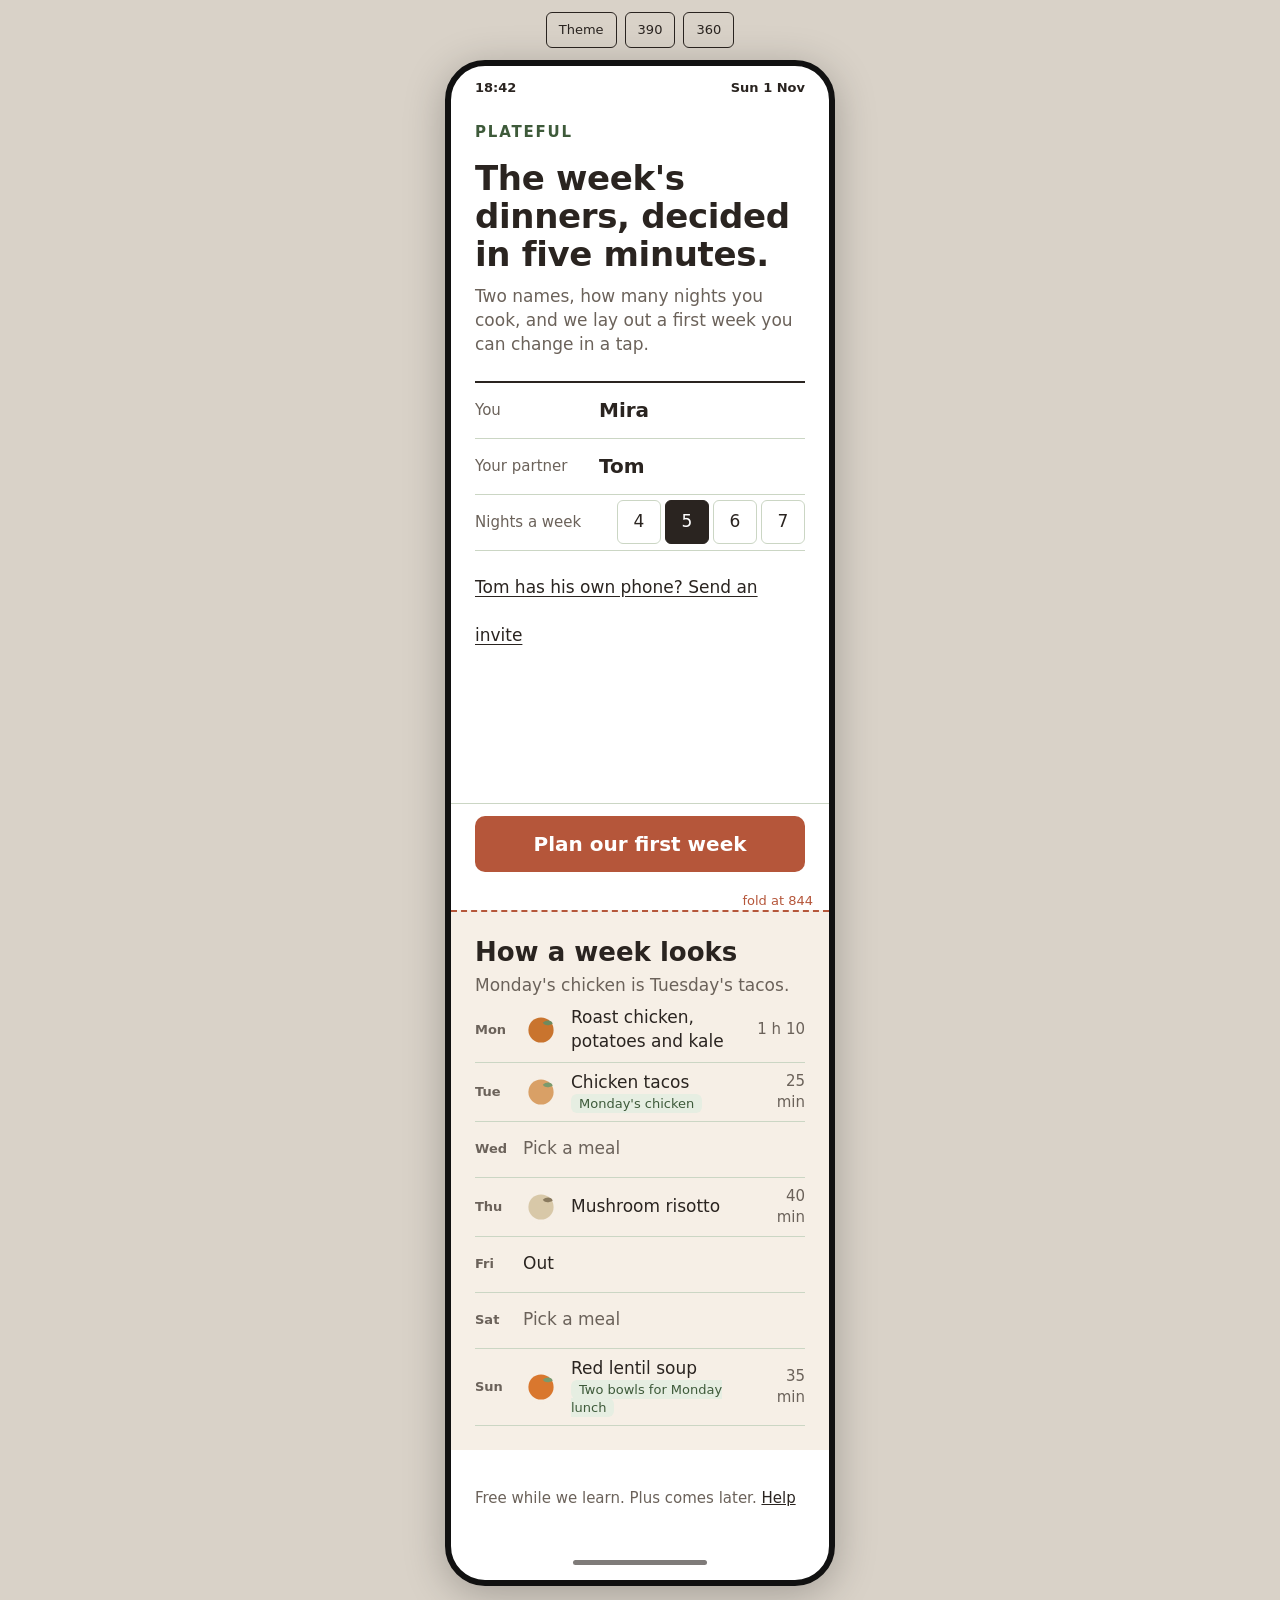
<file: examples/plateful/prototype/directions/02-market-ledger.html>
<!doctype html>
<!--
Concept: 02 Market ledger
Idea: a greengrocer's order ledger. Everything is a ruled row; names, nights, meals and amounts line up; the one action is docked at the thumb.
Reference: the carbon-copy order book on a market stall counter: ruled lines, tabular figures, one ink colour plus the stamp.
Why it suits Mira and Tom: every core screen in Plateful is a list (seven nights, a shopping list, a fridge). A ledger reads fast one-handed at 6 pm and feels calm on a Sunday evening.
Font pairing: one humanist sans stack for everything (Avenir Next, Segoe UI, system-ui) with tabular figures; size and weight carry the hierarchy.
Palette light: page #FFFFFF, surface-2 linen #F6EFE6, text #2A2420, text-2 #6B625A, rule sage-tinted #CBD6C4, action terracotta #B5563A on #FFFFFF, sage text #3E5A3A on sage bg #E6EEE2.
Palette dark: page #1E1A17, surface-2 #2F2925, text #F3EDE6, text-2 #B9AFA5, rule #3C4A38, action #B5563A on #FFFFFF, sage text #B8CFB0 on #2F3A2C.
Imagery: small art-directed plates (36 px) in the row margin of the week preview; the plate is a row marker, never the hero.
Components: .status-bar, .wordmark, .headline, .lede, .ledger, .ledger-row, .field, .nights, .docked-action, .hero-action, .secondary-link, .week-preview, .preview-row, .plate, .leftover-tag, .footer-note, .home-indicator.
Biggest risk: with a single sans and no large image, the screen can read as a form rather than a product; the headline size and the linen band have to carry the warmth.
-->
<html lang="en">
<head>
<meta charset="utf-8">
<meta name="viewport" content="width=device-width, initial-scale=1">
<title>Plateful direction 02: Market ledger</title>
<style>
:root{
  --color-bg:#FFFFFF; --color-surface:#FFFFFF; --color-surface-2:#F6EFE6;
  --color-text:#2A2420; --color-text-2:#6B625A; --color-rule:#CBD6C4;
  --color-action:#B5563A; --color-action-hover:#9E4A31; --color-action-text:#FFFFFF;
  --color-sage-text:#3E5A3A; --color-sage-bg:#E6EEE2; --color-sage:#8FA585;
  --color-plate-rim:#F6EFE6; --color-focus:#2A2420;
  --font-display:"Avenir Next","Segoe UI",system-ui,-apple-system,sans-serif;
  --font-body:"Avenir Next","Segoe UI",system-ui,-apple-system,sans-serif;
  --text-xs:13px; --text-s:15px; --text-m:17px; --text-l:20px; --text-xl:26px; --text-2xl:34px;
  --leading:1.4; --space-1:4px; --space-2:8px; --space-3:12px; --space-4:16px; --space-5:24px; --space-6:32px;
  --radius-s:6px; --radius-m:10px; --radius-l:16px; --tap:48px; --shadow:0 -1px 0 var(--color-rule);
  --motion:160ms ease-out; --frame-w:390px; --frame-h:844px; --fold:844px;
  --chrome-bg:#D9D2C8; --chrome-text:#2A2420;
}
[data-theme="dark"]{
  --color-bg:#1E1A17; --color-surface:#27221E; --color-surface-2:#2F2925;
  --color-text:#F3EDE6; --color-text-2:#B9AFA5; --color-rule:#3C4A38;
  --color-sage-text:#B8CFB0; --color-sage-bg:#2F3A2C; --color-plate-rim:#3A332E; --color-focus:#F3EDE6;
  --chrome-bg:#141210; --chrome-text:#F3EDE6;
}
*{box-sizing:border-box;margin:0}
body{font-family:var(--font-body);font-size:var(--text-m);line-height:var(--leading);color:var(--color-text);background:var(--chrome-bg);font-variant-numeric:tabular-nums}
/* mockup chrome: do not port */
.toolbar{display:flex;gap:var(--space-2);padding:var(--space-3);justify-content:center;color:var(--chrome-text);font-size:var(--text-xs)}
.toolbar button{font:inherit;min-height:36px;padding:0 var(--space-3);border:1px solid currentColor;background:transparent;color:inherit;border-radius:var(--radius-s);cursor:pointer}
.stage{display:flex;justify-content:center;padding:0 var(--space-3) var(--space-6)}
.frame{position:relative;width:var(--frame-w);background:var(--color-bg);border-radius:40px;box-shadow:0 8px 40px rgba(0,0,0,.25);overflow:hidden;border:6px solid #111}
.fold{position:absolute;left:0;right:0;top:var(--fold);border-top:2px dashed var(--color-action);pointer-events:none;z-index:3}
.fold span{position:absolute;right:var(--space-3);top:-20px;font-size:var(--text-xs);color:var(--color-action);background:var(--color-surface);padding:0 var(--space-1)}
.status-bar{height:44px;display:flex;justify-content:space-between;align-items:center;padding:0 var(--space-5);font-size:var(--text-xs);font-weight:600}
.home-indicator{height:34px;display:flex;align-items:center;justify-content:center}
.home-indicator::after{content:"";width:134px;height:5px;border-radius:3px;background:var(--color-text);opacity:.6}
/* end mockup chrome */
.page{padding:var(--space-3) var(--space-5) var(--space-5)}
.wordmark{font-size:var(--text-s);font-weight:700;letter-spacing:.12em;text-transform:uppercase;color:var(--color-sage-text)}
.headline{font-size:var(--text-2xl);line-height:1.12;margin-top:var(--space-4);font-weight:600;letter-spacing:-.01em}
.lede{color:var(--color-text-2);margin-top:var(--space-3)}
.ledger{margin-top:var(--space-5);border-top:2px solid var(--color-text)}
.ledger-row{display:flex;align-items:center;min-height:56px;border-bottom:1px solid var(--color-rule);gap:var(--space-3)}
.ledger-row label,.ledger-row .label{width:112px;flex:none;font-size:var(--text-s);color:var(--color-text-2)}
.ledger-row input{flex:1;min-width:0;min-height:var(--tap);font:inherit;font-size:var(--text-l);font-weight:600;border:0;background:transparent;color:var(--color-text);padding:0}
.nights{display:flex;gap:var(--space-1);flex:1;justify-content:flex-end}
.nights button{width:44px;height:44px;font:inherit;font-size:var(--text-m);border:1px solid var(--color-rule);border-radius:var(--radius-s);background:var(--color-surface);color:var(--color-text);cursor:pointer}
.nights button[aria-pressed="true"]{background:var(--color-text);color:var(--color-bg);border-color:var(--color-text)}
.docked-action{position:absolute;left:0;right:0;top:calc(var(--fold) - 34px - 72px);padding:var(--space-3) var(--space-5);background:var(--color-bg);box-shadow:var(--shadow);z-index:2}
.hero-action{width:100%;min-height:56px;font:inherit;font-size:var(--text-l);font-weight:600;background:var(--color-action);color:var(--color-action-text);border:0;border-radius:var(--radius-m);cursor:pointer;transition:background var(--motion)}
.hero-action:hover{background:var(--color-action-hover)}
.secondary-link{display:inline-block;margin-top:var(--space-3);min-height:var(--tap);line-height:var(--tap);color:var(--color-text);text-decoration:underline;text-underline-offset:3px}
.above-fold{min-height:calc(var(--fold) - 44px - var(--space-3))}
.week-preview{background:var(--color-surface-2);margin-left:calc(-1 * var(--space-5));margin-right:calc(-1 * var(--space-5));padding:var(--space-5)}
.week-preview h2{font-size:var(--text-xl);font-weight:600}
.week-preview p{color:var(--color-text-2);margin-top:var(--space-1)}
.preview-row{display:flex;align-items:center;gap:var(--space-3);padding:var(--space-2) 0;border-bottom:1px solid var(--color-rule);min-height:56px}
.preview-row .day{width:36px;font-size:var(--text-xs);font-weight:700;color:var(--color-text-2)}
.plate{width:36px;height:36px;flex:none}
.preview-row .meal{flex:1;min-width:0}
.preview-row .meal small{display:block;color:var(--color-text-2);font-size:var(--text-xs)}
.preview-row .min{font-size:var(--text-s);color:var(--color-text-2);width:52px;text-align:right}
.preview-row.empty .meal{color:var(--color-text-2)}
.leftover-tag{font-size:var(--text-xs);color:var(--color-sage-text);background:var(--color-sage-bg);padding:2px var(--space-2);border-radius:var(--radius-s)}
.footer-note{margin-top:var(--space-5);font-size:var(--text-s);color:var(--color-text-2)}
.footer-note a{color:var(--color-text);min-height:var(--tap);display:inline-block;line-height:var(--tap)}
:focus-visible{outline:3px solid var(--color-focus);outline-offset:2px}
</style>
</head>
<body>
<!-- mockup chrome: do not port -->
<div class="toolbar">
  <button type="button" data-set-theme>Theme</button>
  <button type="button" data-set-width="390">390</button>
  <button type="button" data-set-width="360">360</button>
</div>
<div class="stage"><div class="frame">
<div class="status-bar"><span>18:42</span><span>Sun 1 Nov</span></div>
<div class="fold"><span>fold at 844</span></div>
<!-- end mockup chrome -->
<svg width="0" height="0" style="position:absolute" aria-hidden="true"><symbol id="plate" viewBox="0 0 40 40"><circle cx="20" cy="20" r="19" fill="var(--color-plate-rim)"/><circle cx="20" cy="20" r="14" fill="var(--food)"/><path d="M22 12c4-4 10-3 11 1-4 2-8 3-11-1z" fill="var(--green)"/></symbol></svg>
<div class="page">
  <div class="above-fold">
  <div class="wordmark">Plateful</div>
  <h1 class="headline">The week's dinners, decided in five minutes.</h1>
  <p class="lede">Two names, how many nights you cook, and we lay out a first week you can change in a tap.</p>
  <form class="ledger" onsubmit="return false">
    <div class="ledger-row"><label for="you">You</label><input id="you" value="Mira"></div>
    <div class="ledger-row"><label for="partner">Your partner</label><input id="partner" value="Tom"></div>
    <div class="ledger-row"><span class="label" id="nights-label">Nights a week</span>
      <div class="nights" role="group" aria-labelledby="nights-label"><button type="button">4</button><button type="button" aria-pressed="true">5</button><button type="button">6</button><button type="button">7</button></div>
    </div>
  </form>
  <a class="secondary-link" href="#">Tom has his own phone? Send an invite</a>
  </div>
  <section class="week-preview">
    <h2>How a week looks</h2>
    <p>Monday's chicken is Tuesday's tacos.</p>
    <div class="preview-row"><span class="day">Mon</span><svg class="plate" style="--food:#C9742E;--green:#6E8A5E" data-art="roast chicken, overhead, warm light"><use href="#plate"/></svg><span class="meal">Roast chicken, potatoes and kale</span><span class="min">1 h 10</span></div>
    <div class="preview-row"><span class="day">Tue</span><svg class="plate" style="--food:#D9A066;--green:#7A9A6D" data-art="chicken tacos, overhead, warm light"><use href="#plate"/></svg><span class="meal">Chicken tacos<small><span class="leftover-tag">Monday's chicken</span></small></span><span class="min">25 min</span></div>
    <div class="preview-row empty"><span class="day">Wed</span><span class="meal">Pick a meal</span></div>
    <div class="preview-row"><span class="day">Thu</span><svg class="plate" style="--food:#D8C8A8;--green:#8A7A5E" data-art="mushroom risotto, overhead, warm light"><use href="#plate"/></svg><span class="meal">Mushroom risotto</span><span class="min">40 min</span></div>
    <div class="preview-row"><span class="day">Fri</span><span class="meal">Out</span></div>
    <div class="preview-row empty"><span class="day">Sat</span><span class="meal">Pick a meal</span></div>
    <div class="preview-row"><span class="day">Sun</span><svg class="plate" style="--food:#D9772E;--green:#7A9A6D" data-art="red lentil soup, overhead, warm light"><use href="#plate"/></svg><span class="meal">Red lentil soup<small><span class="leftover-tag">Two bowls for Monday lunch</span></small></span><span class="min">35 min</span></div>
  </section>
  <p class="footer-note">Free while we learn. Plus comes later. <a href="#">Help</a></p>
</div>
<div class="docked-action"><button type="button" class="hero-action">Plan our first week</button></div>
<!-- mockup chrome: do not port -->
<div class="home-indicator"></div>
</div></div>
<script>
(function(){
  var root=document.documentElement;
  function setTheme(t){root.dataset.theme=t}
  function setWidth(w){root.style.setProperty('--frame-w',w+'px')}
  document.querySelector('[data-set-theme]').onclick=function(){setTheme(root.dataset.theme==='dark'?'light':'dark')};
  document.querySelectorAll('[data-set-width]').forEach(function(b){b.onclick=function(){setWidth(b.dataset.setWidth)}});
  window.addEventListener('message',function(e){var d=e.data||{};if(d.theme)setTheme(d.theme);if(d.width)setWidth(d.width)});
})();
</script>
<!-- end mockup chrome -->
</body>
</html>
</file>
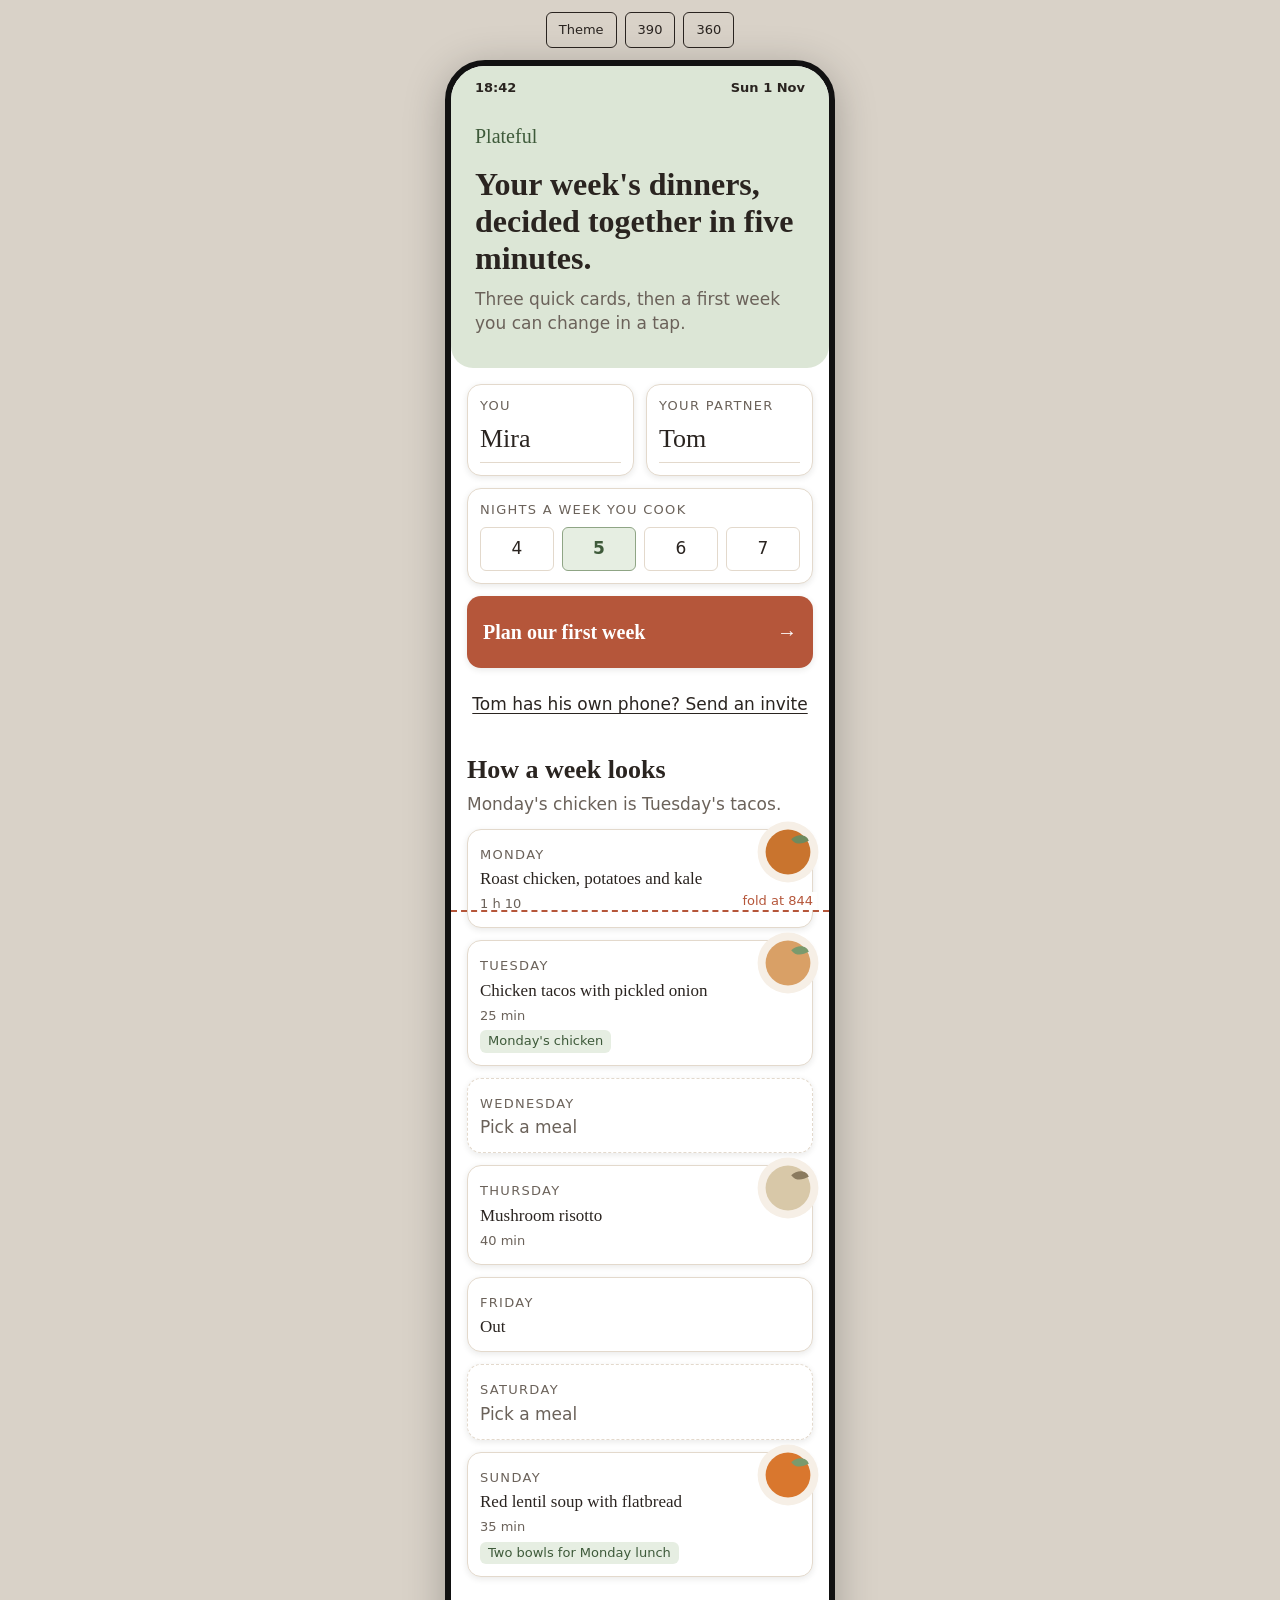
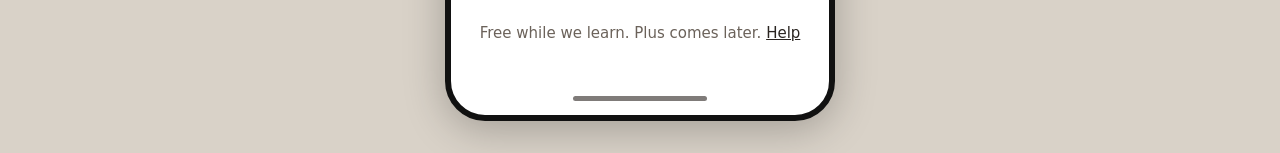
<file: examples/plateful/prototype/directions/03-recipe-card.html>
<!doctype html>
<!--
Concept: 03 Recipe card
Idea: the index-card recipe box. A sage header block, then white cards in a grid: you, your partner, nights, and one large action tile.
Reference: handwritten recipe cards in a kitchen tin: slab headings, short fields, cards you can pick up one at a time.
Why it suits Mira and Tom: the pair-up is three small decisions; three cards make that visible, and the action tile is the biggest thing on screen.
Font pairing: display in a slab serif stack (Rockwell, Roboto Slab, Georgia); body in a humanist sans stack (Avenir Next, Segoe UI, system-ui); card labels letter-spaced small caps.
Palette light: header sage #DCE6D6 with text #2A2420, page #FFFFFF, card #FFFFFF with rule #E3D9CC, text-2 #6B625A, action terracotta #B5563A on #FFFFFF, sage text #3E5A3A on sage bg #E6EEE2.
Palette dark: header #2F3A2C with text #F3EDE6, page #1E1A17, card #27221E, rule #3C3530, text-2 #B9AFA5, action #B5563A on #FFFFFF, sage text #B8CFB0 on #2F3A2C.
Imagery: medium art-directed plates (64 px) as circular cutouts overlapping the top-right corner of the week preview cards.
Components: .status-bar, .header-block, .wordmark, .headline, .lede, .card-grid, .card, .field, .nights, .action-tile, .hero-action, .secondary-link, .week-preview, .preview-card, .plate, .leftover-tag, .footer-note, .home-indicator.
Biggest risk: a card grid at 360 wide leaves narrow cards and the week preview becomes a stack of same-shaped cards; the grid has to break to one column without looking like a list that wanted to be a grid.
-->
<html lang="en">
<head>
<meta charset="utf-8">
<meta name="viewport" content="width=device-width, initial-scale=1">
<title>Plateful direction 03: Recipe card</title>
<style>
:root{
  --color-bg:#FFFFFF; --color-surface:#FFFFFF; --color-surface-2:#DCE6D6;
  --color-text:#2A2420; --color-text-2:#6B625A; --color-rule:#E3D9CC;
  --color-action:#B5563A; --color-action-hover:#9E4A31; --color-action-text:#FFFFFF;
  --color-sage-text:#3E5A3A; --color-sage-bg:#E6EEE2; --color-sage:#8FA585;
  --color-plate-rim:#F6EFE6; --color-focus:#2A2420;
  --font-display:Rockwell,"Roboto Slab",Arvo,Georgia,serif;
  --font-body:"Avenir Next","Segoe UI",system-ui,-apple-system,sans-serif;
  --text-xs:13px; --text-s:15px; --text-m:17px; --text-l:20px; --text-xl:26px; --text-2xl:32px;
  --leading:1.4; --space-1:4px; --space-2:8px; --space-3:12px; --space-4:16px; --space-5:24px; --space-6:32px;
  --radius-s:6px; --radius-m:14px; --radius-l:22px; --tap:48px; --shadow:0 2px 6px rgba(42,36,32,.10);
  --motion:160ms ease-out; --frame-w:390px; --frame-h:844px; --fold:844px;
  --chrome-bg:#D9D2C8; --chrome-text:#2A2420;
}
[data-theme="dark"]{
  --color-bg:#1E1A17; --color-surface:#27221E; --color-surface-2:#2F3A2C;
  --color-text:#F3EDE6; --color-text-2:#B9AFA5; --color-rule:#3C3530;
  --color-sage-text:#B8CFB0; --color-sage-bg:#2F3A2C; --color-plate-rim:#3A332E; --color-focus:#F3EDE6;
  --shadow:0 2px 6px rgba(0,0,0,.4); --chrome-bg:#141210; --chrome-text:#F3EDE6;
}
*{box-sizing:border-box;margin:0}
body{font-family:var(--font-body);font-size:var(--text-m);line-height:var(--leading);color:var(--color-text);background:var(--chrome-bg)}
/* mockup chrome: do not port */
.toolbar{display:flex;gap:var(--space-2);padding:var(--space-3);justify-content:center;color:var(--chrome-text);font-size:var(--text-xs)}
.toolbar button{font:inherit;min-height:36px;padding:0 var(--space-3);border:1px solid currentColor;background:transparent;color:inherit;border-radius:var(--radius-s);cursor:pointer}
.stage{display:flex;justify-content:center;padding:0 var(--space-3) var(--space-6)}
.frame{position:relative;width:var(--frame-w);background:var(--color-bg);border-radius:40px;box-shadow:0 8px 40px rgba(0,0,0,.25);overflow:hidden;border:6px solid #111}
.fold{position:absolute;left:0;right:0;top:var(--fold);border-top:2px dashed var(--color-action);pointer-events:none;z-index:3}
.fold span{position:absolute;right:var(--space-3);top:-20px;font-size:var(--text-xs);color:var(--color-action);background:var(--color-surface);padding:0 var(--space-1)}
.status-bar{height:44px;display:flex;justify-content:space-between;align-items:center;padding:0 var(--space-5);font-size:var(--text-xs);font-weight:600;background:var(--color-surface-2)}
.home-indicator{height:34px;display:flex;align-items:center;justify-content:center}
.home-indicator::after{content:"";width:134px;height:5px;border-radius:3px;background:var(--color-text);opacity:.6}
/* end mockup chrome */
.header-block{background:var(--color-surface-2);padding:var(--space-3) var(--space-5) var(--space-6);border-radius:0 0 var(--radius-l) var(--radius-l)}
.wordmark{font-family:var(--font-display);font-size:var(--text-l);color:var(--color-sage-text)}
.headline{font-family:var(--font-display);font-size:var(--text-2xl);line-height:1.15;margin-top:var(--space-4);font-weight:700}
.lede{color:var(--color-text-2);margin-top:var(--space-3)}
.card-grid{display:grid;grid-template-columns:1fr 1fr;gap:var(--space-3);padding:var(--space-4) var(--space-4) 0}
.card{background:var(--color-surface);border:1px solid var(--color-rule);border-radius:var(--radius-m);padding:var(--space-3);box-shadow:var(--shadow)}
.card label,.card .label{display:block;font-size:var(--text-xs);text-transform:uppercase;letter-spacing:.1em;color:var(--color-text-2)}
.card input{width:100%;min-height:var(--tap);font:var(--text-xl) var(--font-display);border:0;border-bottom:1px solid var(--color-rule);background:transparent;color:var(--color-text);padding:0}
.card.wide{grid-column:1 / -1}
.nights{display:flex;gap:var(--space-2);margin-top:var(--space-2)}
.nights button{flex:1;min-height:44px;font:inherit;font-size:var(--text-m);border:1px solid var(--color-rule);border-radius:var(--radius-s);background:var(--color-surface);color:var(--color-text);cursor:pointer}
.nights button[aria-pressed="true"]{background:var(--color-sage-bg);color:var(--color-sage-text);border-color:var(--color-sage);font-weight:700}
.action-tile{grid-column:1 / -1}
.hero-action{width:100%;min-height:72px;font:var(--text-l) var(--font-display);font-weight:700;background:var(--color-action);color:var(--color-action-text);border:0;border-radius:var(--radius-m);cursor:pointer;box-shadow:var(--shadow);transition:background var(--motion);text-align:left;padding:0 var(--space-4);display:flex;justify-content:space-between;align-items:center}
.hero-action:hover{background:var(--color-action-hover)}
.secondary-link{display:block;text-align:center;margin:var(--space-3) var(--space-4) 0;min-height:var(--tap);line-height:var(--tap);color:var(--color-text);text-decoration:underline;text-underline-offset:3px}
.week-preview{padding:var(--space-5) var(--space-4) 0}
.week-preview h2{font-family:var(--font-display);font-size:var(--text-xl);font-weight:700}
.week-preview p{color:var(--color-text-2);margin-top:var(--space-1);margin-bottom:var(--space-3)}
.preview-card{position:relative;background:var(--color-surface);border:1px solid var(--color-rule);border-radius:var(--radius-m);padding:var(--space-3) 72px var(--space-3) var(--space-3);margin-top:var(--space-3);min-height:64px;box-shadow:var(--shadow)}
.preview-card .day{font-size:var(--text-xs);text-transform:uppercase;letter-spacing:.1em;color:var(--color-text-2)}
.preview-card .meal{font-family:var(--font-display);font-size:var(--text-m);display:block;margin-top:2px}
.preview-card .min{font-size:var(--text-xs);color:var(--color-text-2)}
.plate{position:absolute;right:-8px;top:-10px;width:64px;height:64px}
.preview-card.empty{border-style:dashed}
.preview-card.empty .meal{color:var(--color-text-2);font-family:var(--font-body)}
.leftover-tag{display:inline-block;margin-top:var(--space-1);font-size:var(--text-xs);color:var(--color-sage-text);background:var(--color-sage-bg);padding:2px var(--space-2);border-radius:var(--radius-s)}
.footer-note{margin:var(--space-6) var(--space-4) var(--space-5);font-size:var(--text-s);color:var(--color-text-2);text-align:center}
.footer-note a{color:var(--color-text);min-height:var(--tap);display:inline-block;line-height:var(--tap)}
:focus-visible{outline:3px solid var(--color-focus);outline-offset:2px}
</style>
</head>
<body>
<!-- mockup chrome: do not port -->
<div class="toolbar">
  <button type="button" data-set-theme>Theme</button>
  <button type="button" data-set-width="390">390</button>
  <button type="button" data-set-width="360">360</button>
</div>
<div class="stage"><div class="frame">
<div class="status-bar"><span>18:42</span><span>Sun 1 Nov</span></div>
<div class="fold"><span>fold at 844</span></div>
<!-- end mockup chrome -->
<svg width="0" height="0" style="position:absolute" aria-hidden="true"><symbol id="plate" viewBox="0 0 40 40"><circle cx="20" cy="20" r="19" fill="var(--color-plate-rim)"/><circle cx="20" cy="20" r="14" fill="var(--food)"/><path d="M22 12c4-4 10-3 11 1-4 2-8 3-11-1z" fill="var(--green)"/></symbol></svg>
<div class="header-block">
  <div class="wordmark">Plateful</div>
  <h1 class="headline">Your week's dinners, decided together in five minutes.</h1>
  <p class="lede">Three quick cards, then a first week you can change in a tap.</p>
</div>
<form class="card-grid" onsubmit="return false">
  <div class="card"><label for="you">You</label><input id="you" value="Mira"></div>
  <div class="card"><label for="partner">Your partner</label><input id="partner" value="Tom"></div>
  <div class="card wide"><span class="label" id="nights-label">Nights a week you cook</span>
    <div class="nights" role="group" aria-labelledby="nights-label"><button type="button">4</button><button type="button" aria-pressed="true">5</button><button type="button">6</button><button type="button">7</button></div>
  </div>
  <div class="action-tile"><button type="submit" class="hero-action"><span>Plan our first week</span><span aria-hidden="true">&rarr;</span></button></div>
</form>
<a class="secondary-link" href="#">Tom has his own phone? Send an invite</a>
<section class="week-preview">
  <h2>How a week looks</h2>
  <p>Monday's chicken is Tuesday's tacos.</p>
  <div class="preview-card"><span class="day">Monday</span><span class="meal">Roast chicken, potatoes and kale</span><span class="min">1 h 10</span><svg class="plate" style="--food:#C9742E;--green:#6E8A5E" data-art="roast chicken, overhead, warm light"><use href="#plate"/></svg></div>
  <div class="preview-card"><span class="day">Tuesday</span><span class="meal">Chicken tacos with pickled onion</span><span class="min">25 min</span><br><span class="leftover-tag">Monday's chicken</span><svg class="plate" style="--food:#D9A066;--green:#7A9A6D" data-art="chicken tacos, overhead, warm light"><use href="#plate"/></svg></div>
  <div class="preview-card empty"><span class="day">Wednesday</span><span class="meal">Pick a meal</span></div>
  <div class="preview-card"><span class="day">Thursday</span><span class="meal">Mushroom risotto</span><span class="min">40 min</span><svg class="plate" style="--food:#D8C8A8;--green:#8A7A5E" data-art="mushroom risotto, overhead, warm light"><use href="#plate"/></svg></div>
  <div class="preview-card"><span class="day">Friday</span><span class="meal">Out</span></div>
  <div class="preview-card empty"><span class="day">Saturday</span><span class="meal">Pick a meal</span></div>
  <div class="preview-card"><span class="day">Sunday</span><span class="meal">Red lentil soup with flatbread</span><span class="min">35 min</span><br><span class="leftover-tag">Two bowls for Monday lunch</span><svg class="plate" style="--food:#D9772E;--green:#7A9A6D" data-art="red lentil soup, overhead, warm light"><use href="#plate"/></svg></div>
</section>
<p class="footer-note">Free while we learn. Plus comes later. <a href="#">Help</a></p>
<!-- mockup chrome: do not port -->
<div class="home-indicator"></div>
</div></div>
<script>
(function(){
  var root=document.documentElement;
  function setTheme(t){root.dataset.theme=t}
  function setWidth(w){root.style.setProperty('--frame-w',w+'px')}
  document.querySelector('[data-set-theme]').onclick=function(){setTheme(root.dataset.theme==='dark'?'light':'dark')};
  document.querySelectorAll('[data-set-width]').forEach(function(b){b.onclick=function(){setWidth(b.dataset.setWidth)}});
  window.addEventListener('message',function(e){var d=e.data||{};if(d.theme)setTheme(d.theme);if(d.width)setWidth(d.width)});
})();
</script>
<!-- end mockup chrome -->
</body>
</html>
</file>
<file: examples/plateful/prototype/tokens.css>
/* Plateful prototype tokens. Direction 02 Market ledger, with the serif display stack from 01 Sunday paper merged in.
   Light-first; [data-theme="dark"] derives the other theme. Every component rule reads these; no literals elsewhere. */
:root{
  --color-bg:#FFFFFF; --color-surface:#FFFFFF; --color-surface-2:#F6EFE6;
  --color-text:#2A2420; --color-text-2:#6B625A; --color-rule:#CBD6C4; --color-rule-strong:#2A2420;
  --color-action:#B5563A; --color-action-hover:#9E4A31; --color-action-text:#FFFFFF; --color-action-tint:#F6E4DD; --color-action-ink:#B5563A;
  --color-sage-text:#3E5A3A; --color-sage-bg:#E6EEE2; --color-sage:#8FA585;
  --color-plate-rim:#F6EFE6; --color-focus:#2A2420; --color-scrim:rgba(42,36,32,.55);
  --font-display:"Iowan Old Style","Palatino Linotype",Palatino,Georgia,serif;
  --font-body:"Avenir Next","Segoe UI",system-ui,-apple-system,sans-serif;
  --text-xs:13px; --text-s:15px; --text-m:17px; --text-l:20px; --text-xl:26px; --text-2xl:34px;
  --leading:1.4; --space-1:4px; --space-2:8px; --space-3:12px; --space-4:16px; --space-5:24px; --space-6:32px;
  --radius-s:6px; --radius-m:10px; --radius-l:16px; --tap:48px; --row:56px; --dock:80px;
  --shadow-dock:0 -1px 0 var(--color-rule); --shadow-panel:0 8px 40px rgba(0,0,0,.25);
  --motion:160ms ease-out; --frame-w:390px; --frame-h:844px; --status-h:44px; --home-h:34px; --nav-h:64px;
  --chrome-bg:#D9D2C8; --chrome-text:#2A2420; --chrome-surface:#EFEAE3; --chrome-rule:#C4BBB0; --chrome-frame:#111111;
}
[data-theme="dark"]{
  --color-bg:#1E1A17; --color-surface:#27221E; --color-surface-2:#2F2925;
  --color-text:#F3EDE6; --color-text-2:#B9AFA5; --color-rule:#3C4A38; --color-rule-strong:#F3EDE6;
  --color-action-tint:#3D2A22; --color-action-ink:#E09A7E; --color-sage-text:#B8CFB0; --color-sage-bg:#2F3A2C; --color-plate-rim:#3A332E; --color-focus:#F3EDE6;
  --color-scrim:rgba(0,0,0,.6);
  --chrome-bg:#141210; --chrome-text:#F3EDE6; --chrome-surface:#1E1A17; --chrome-rule:#3C3530; --chrome-frame:#000000;
}
</file>
